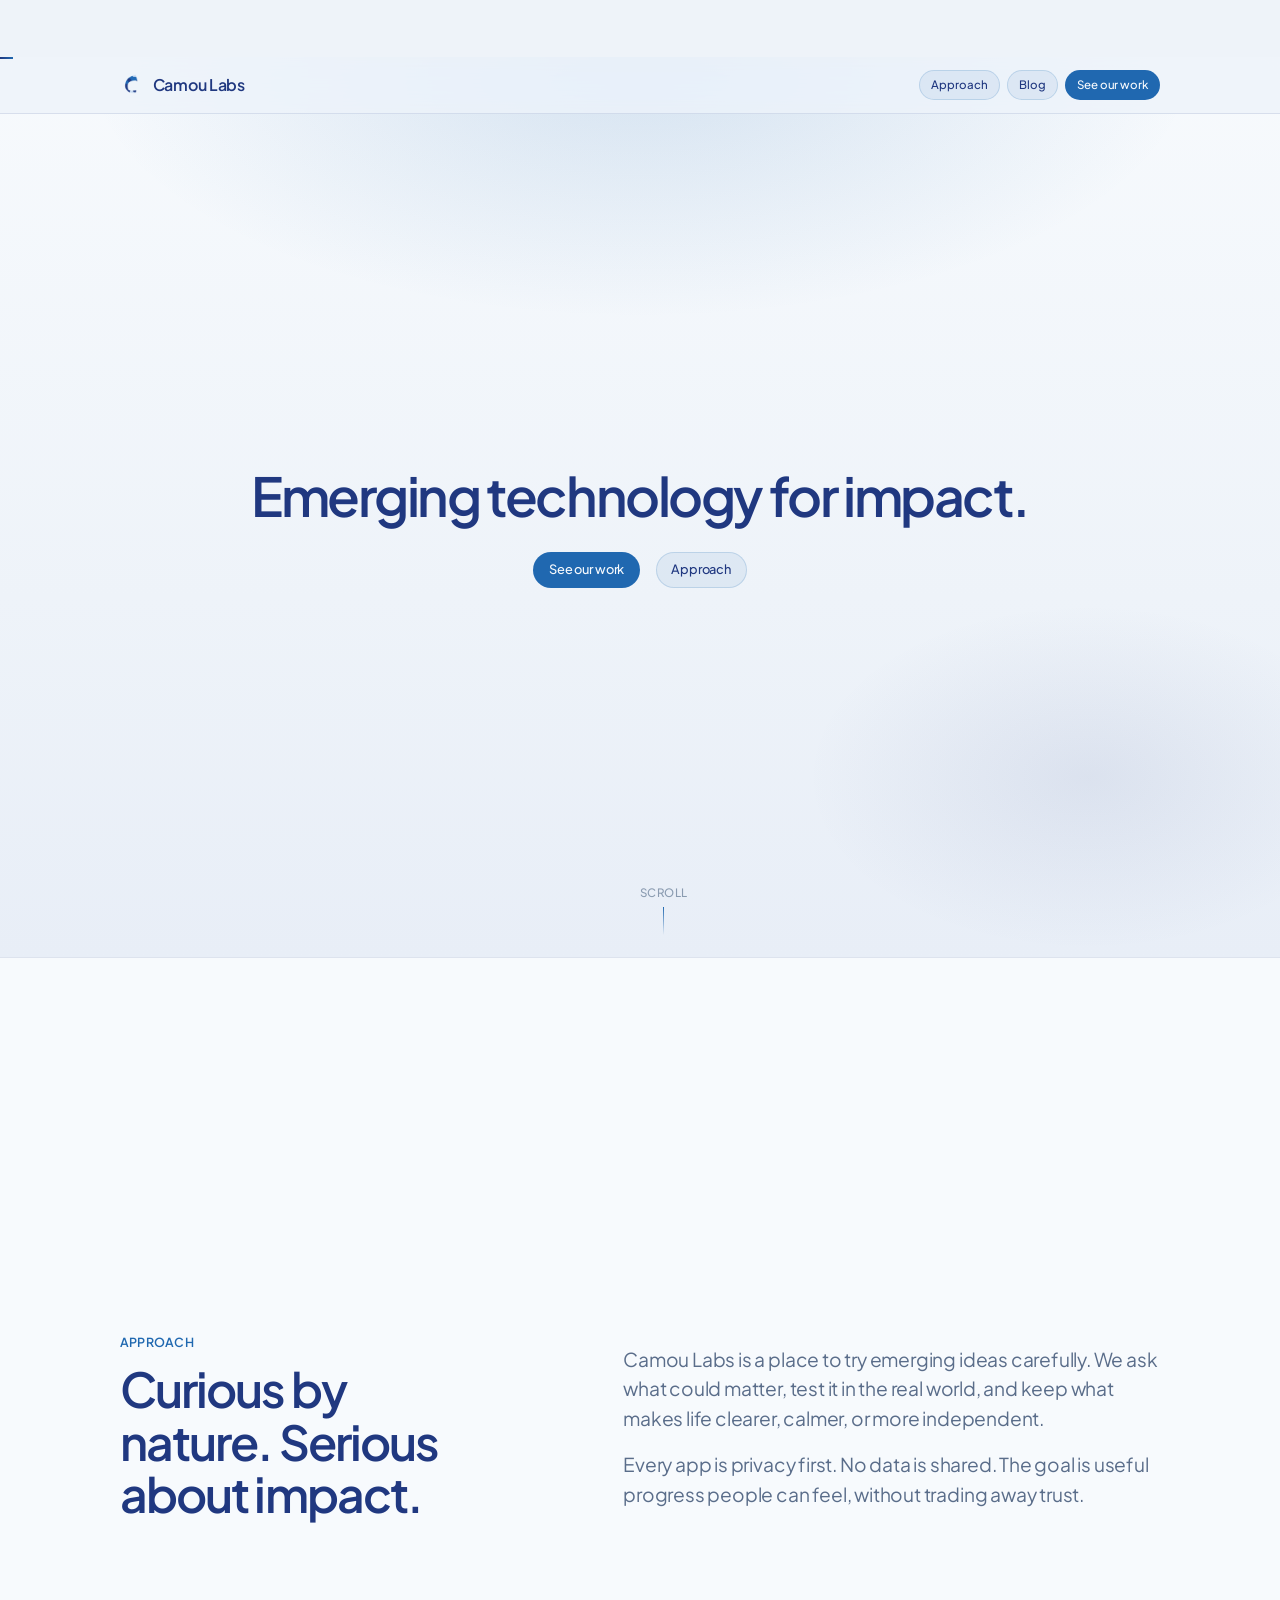
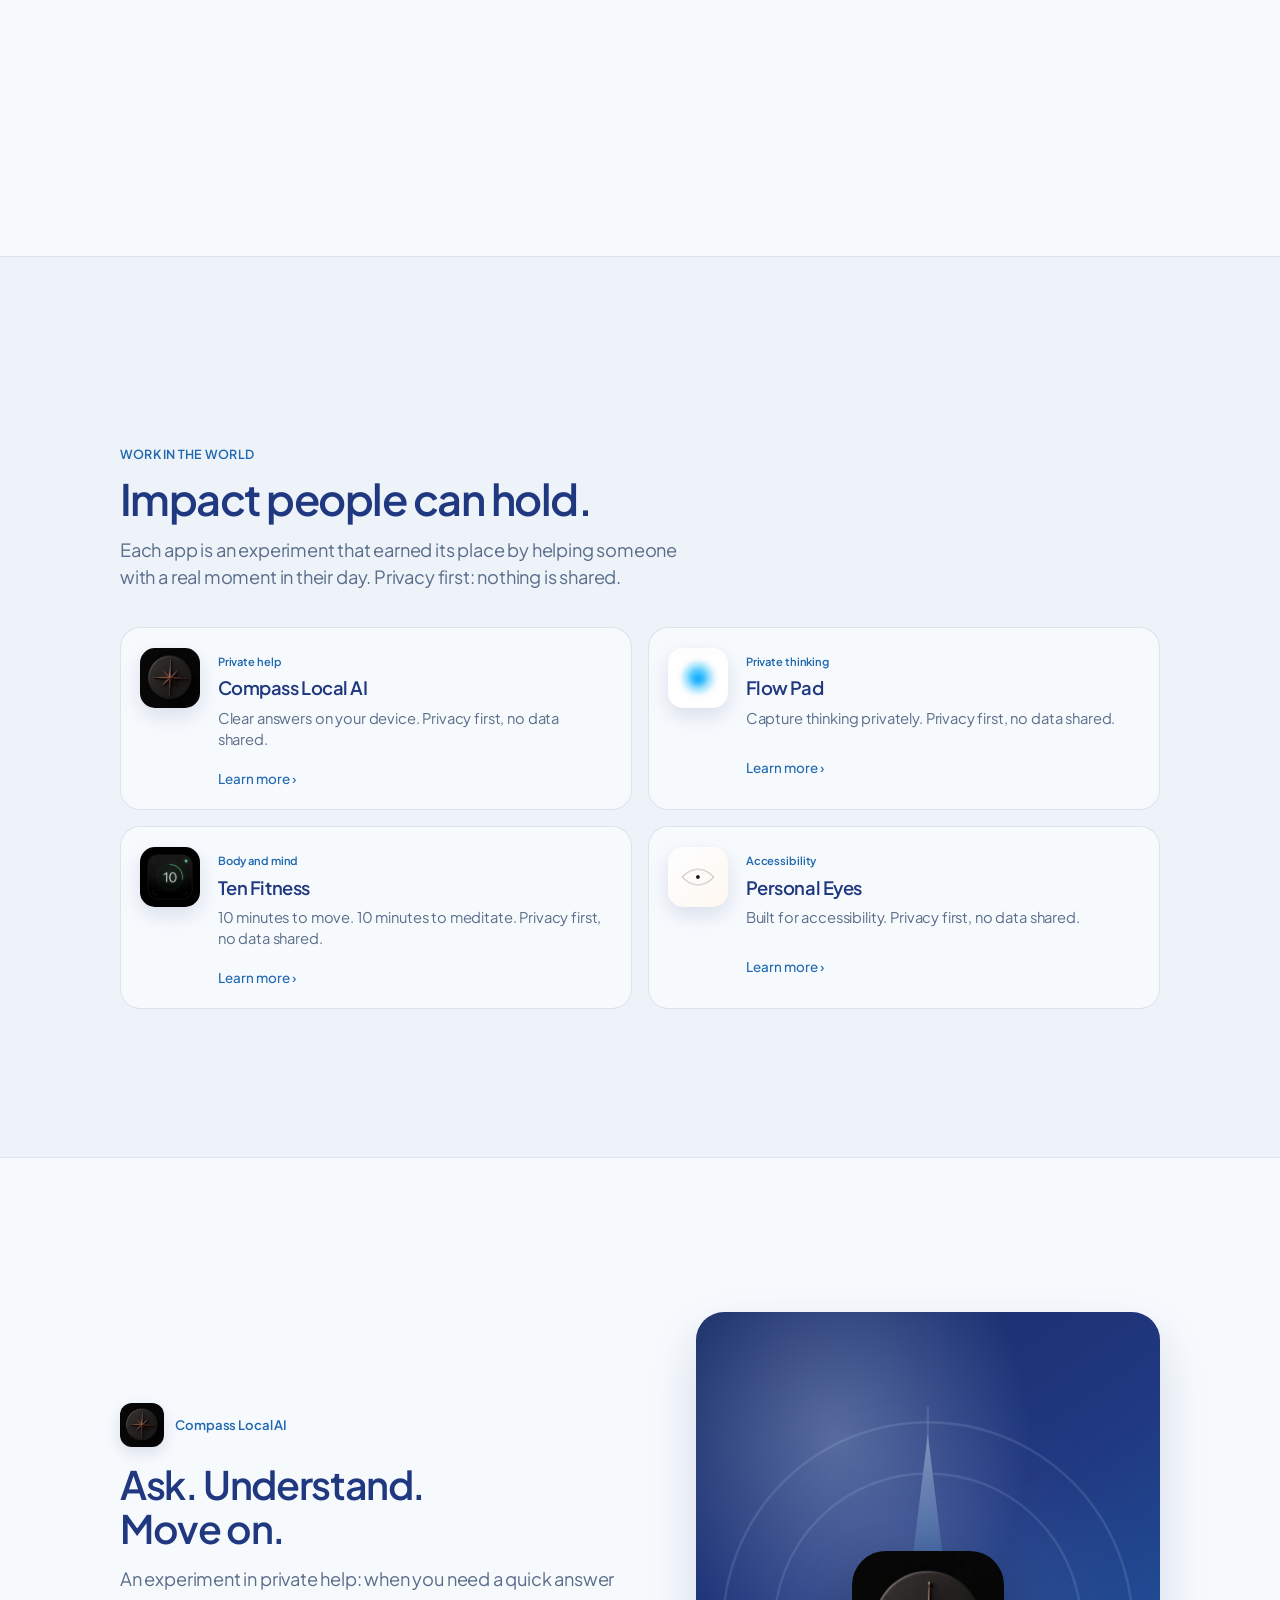
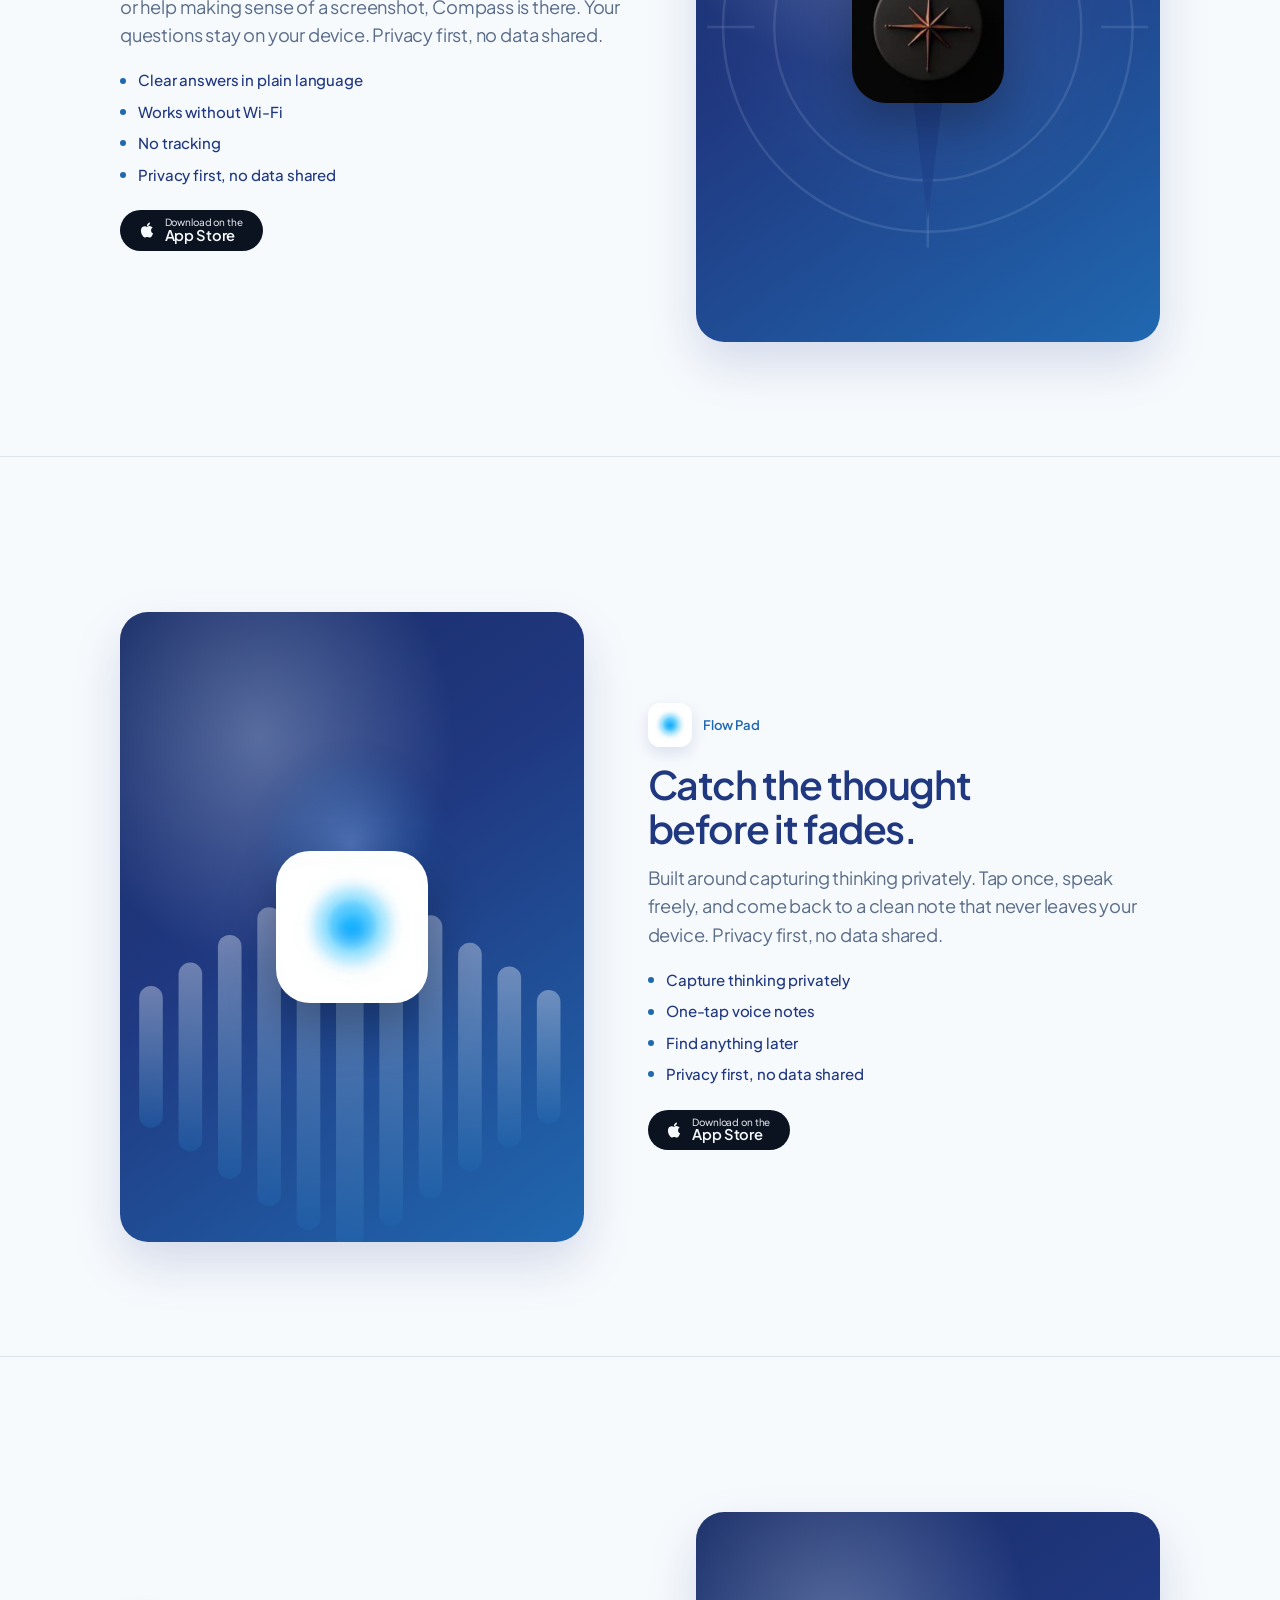
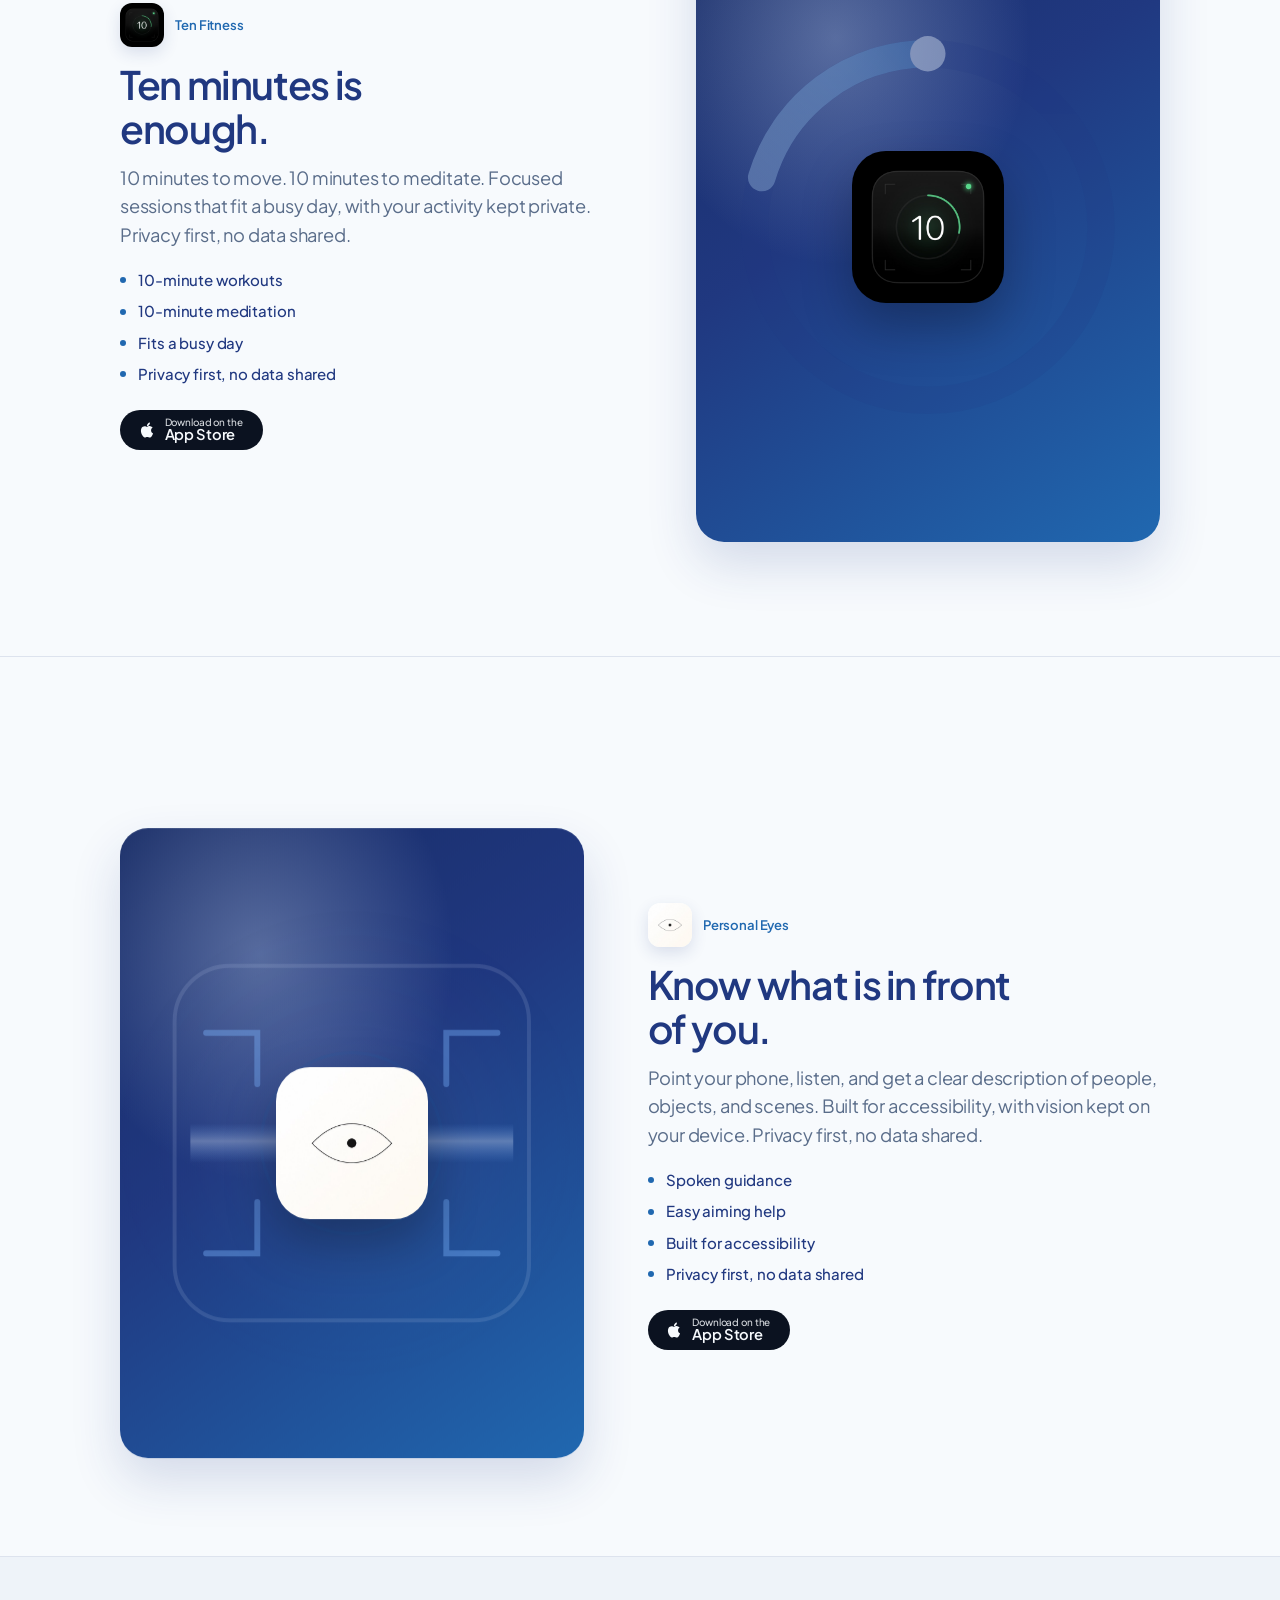
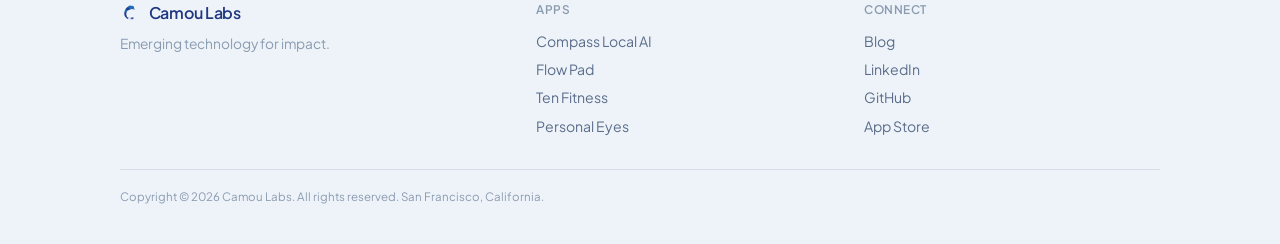
<file: index.html>
<!DOCTYPE html>
<html lang="en">
<head>
<meta charset="UTF-8" />
<meta name="viewport" content="width=device-width, initial-scale=1.0" />
<title>Camou Labs</title>
<meta name="description" content="Camou Labs: Emerging technology for impact. Careful experiments that become apps people can use every day." />
<link rel="icon" href="logo.png" type="image/png" />
<link rel="preconnect" href="https://fonts.googleapis.com">
<link rel="preconnect" href="https://fonts.gstatic.com" crossorigin>
<link href="https://fonts.googleapis.com/css2?family=Plus+Jakarta+Sans:wght@400;500;600;700&display=swap" rel="stylesheet">
<style>
  :root {
    --navy: #203880;
    --navy-deep: #182c66;
    --blue: #2068b0;
    --blue-soft: #2f7bc4;
    --ice: #c8d8f0;
    --ice-soft: #e4edf8;
    --bg: #eef3f9;
    --bg-white: #f7fafd;
    --ink: #203880;
    --muted: #5a6d8a;
    --faint: #8a9bb0;
    --line: rgba(32, 56, 128, 0.12);
    --accent: #2068b0;
    --accent-soft: #2f7bc4;
    --on-accent: #f7fafd;
    --max: 1040px;
  }

  * { margin: 0; padding: 0; box-sizing: border-box; }
  html {
    scroll-behavior: smooth;
    scroll-snap-type: y proximity;
  }
  body {
    background: var(--bg);
    color: var(--ink);
    font-family: "Plus Jakarta Sans", "Helvetica Neue", Helvetica, Arial, sans-serif;
    -webkit-font-smoothing: antialiased;
    text-rendering: optimizeLegibility;
    line-height: 1.5;
    overflow-x: clip;
  }

  .scroll-progress {
    position: fixed;
    top: 0;
    left: 0;
    height: 2px;
    width: 0;
    z-index: 60;
    background: linear-gradient(90deg, var(--navy), var(--blue));
    transform-origin: left center;
    pointer-events: none;
  }
  a { color: inherit; text-decoration: none; }
  img { display: block; max-width: 100%; }
  .wrap {
    width: min(100% - 2.4rem, var(--max));
    margin-inline: auto;
  }
  @media (min-width: 800px) {
    .wrap { width: min(100% - 4.5rem, var(--max)); }
  }

  /* Nav */
  .nav {
    position: sticky;
    top: 0;
    z-index: 40;
    background: rgba(238, 243, 249, 0.8);
    backdrop-filter: saturate(180%) blur(18px);
    -webkit-backdrop-filter: saturate(180%) blur(18px);
    border-bottom: 1px solid transparent;
    transition: border-color .25s ease;
  }
  .nav.scrolled { border-bottom-color: var(--line); }
  .nav-inner {
    min-height: 56px;
    display: flex;
    align-items: center;
    justify-content: space-between;
    gap: 1rem;
  }
  .brand {
    display: inline-flex;
    align-items: center;
    gap: 0.55rem;
    font-size: 1rem;
    font-weight: 600;
    letter-spacing: -0.02em;
  }
  .brand img {
    width: 24px;
    height: 24px;
    border-radius: 6px;
  }
  .nav-actions {
    display: flex;
    align-items: center;
    gap: 0.45rem;
    flex-wrap: wrap;
    justify-content: flex-end;
  }
  .nav-btn {
    display: inline-flex;
    align-items: center;
    justify-content: center;
    min-height: 30px;
    padding: 0.3rem 0.7rem;
    border-radius: 980px;
    font-size: 0.72rem;
    font-weight: 500;
    letter-spacing: -0.01em;
    border: 1px solid transparent;
    transition: background .2s ease, color .2s ease, border-color .2s ease;
  }
  .nav-btn-secondary {
    color: var(--navy);
    background: rgba(32, 104, 176, 0.08);
    border-color: rgba(32, 104, 176, 0.18);
  }
  .nav-btn-secondary:hover {
    background: rgba(32, 104, 176, 0.14);
    border-color: rgba(32, 104, 176, 0.28);
  }
  .nav-btn-primary {
    color: var(--on-accent);
    background: var(--accent);
  }
  .nav-btn-primary:hover { background: var(--accent-soft); }

  /* Full-viewport panels */
  .hero,
  .section,
  .product {
    position: relative;
    min-height: 100svh;
    min-height: 100dvh;
    display: flex;
    flex-direction: column;
    justify-content: center;
    scroll-snap-align: start;
    scroll-snap-stop: normal;
    padding: max(5.5rem, calc(56px + 2.5rem)) 0 3.5rem;
  }

  /* Hero */
  .hero {
    overflow: hidden;
    text-align: center;
  }
  .hero::before {
    content: "";
    position: absolute;
    inset: 0;
    background:
      radial-gradient(ellipse 75% 50% at 50% 0%, rgba(32, 104, 176, 0.16) 0%, transparent 58%),
      radial-gradient(ellipse 40% 35% at 85% 80%, rgba(32, 56, 128, 0.08) 0%, transparent 55%),
      linear-gradient(180deg, #f7fafd 0%, #eef3f9 60%, #e8eef7 100%);
    pointer-events: none;
  }
  .hero-inner { position: relative; z-index: 1; width: 100%; }
  .hero h1 {
    width: fit-content;
    max-width: 100%;
    margin: 0 auto;
    font-size: clamp(1.85rem, 4.6vw, 3.6rem);
    font-weight: 600;
    letter-spacing: -0.045em;
    line-height: 1.08;
    text-wrap: balance;
    animation: rise .9s cubic-bezier(.16,1,.3,1) both;
  }
  @media (min-width: 900px) {
    .hero h1 {
      white-space: nowrap;
      font-size: clamp(2.4rem, 4.2vw, 3.75rem);
    }
  }
  .hero-actions {
    margin-top: 1.75rem;
    display: flex;
    flex-wrap: wrap;
    justify-content: center;
    gap: 0.7rem 1rem;
    animation: rise .9s cubic-bezier(.16,1,.3,1) .1s both;
  }
  .scroll-cue {
    position: absolute;
    left: 50%;
    bottom: 1.4rem;
    z-index: 2;
    display: inline-flex;
    flex-direction: column;
    align-items: center;
    gap: 0.35rem;
    transform: translateX(-50%);
    color: var(--faint);
    font-size: 0.72rem;
    font-weight: 500;
    letter-spacing: 0.04em;
    text-transform: uppercase;
    animation: rise .9s cubic-bezier(.16,1,.3,1) .35s both, cue-bob 2.2s ease-in-out 1.2s infinite;
  }
  .scroll-cue span {
    width: 1px;
    height: 28px;
    background: linear-gradient(180deg, var(--blue), transparent);
  }

  .btn {
    display: inline-flex;
    align-items: center;
    justify-content: center;
    gap: 0.3rem;
    min-height: 36px;
    padding: 0.4rem 0.9rem;
    border-radius: 980px;
    font-size: 0.8rem;
    font-weight: 500;
    letter-spacing: -0.01em;
    border: 1px solid transparent;
    transition: transform .2s ease, background .2s ease, color .2s ease, border-color .2s ease;
  }
  .btn-primary {
    background: var(--accent);
    color: var(--on-accent);
  }
  .btn-primary:hover {
    background: var(--accent-soft);
    transform: scale(1.02);
  }
  .btn-secondary {
    background: rgba(32, 104, 176, 0.08);
    color: var(--navy);
    border-color: rgba(32, 104, 176, 0.18);
  }
  .btn-secondary:hover {
    background: rgba(32, 104, 176, 0.14);
    border-color: rgba(32, 104, 176, 0.28);
    transform: scale(1.02);
  }

  /* Shared section */
  .section > .wrap,
  .product > .wrap {
    width: min(100% - 2.4rem, var(--max));
    margin-inline: auto;
  }
  @media (min-width: 800px) {
    .section > .wrap,
    .product > .wrap { width: min(100% - 4.5rem, var(--max)); }
  }
  .section-head {
    max-width: 36rem;
    margin-bottom: clamp(1.75rem, 4vh, 2.5rem);
  }
  .section-head.center {
    text-align: center;
    margin-inline: auto;
  }
  .eyebrow {
    font-size: 0.78rem;
    font-weight: 600;
    color: var(--accent);
    letter-spacing: 0.02em;
    text-transform: uppercase;
    margin-bottom: 0.7rem;
  }
  .section-head h2 {
    font-size: clamp(1.85rem, 3.6vw, 2.7rem);
    font-weight: 600;
    letter-spacing: -0.035em;
    line-height: 1.12;
  }
  .lede {
    margin-top: 0.8rem;
    font-size: clamp(1.02rem, 1.5vw, 1.14rem);
    color: var(--muted);
    letter-spacing: -0.01em;
    line-height: 1.5;
  }

  /* Mission */
  #mission {
    background: var(--bg-white);
    border-block: 1px solid var(--line);
  }
  .mission-grid {
    display: grid;
    gap: 1.75rem;
  }
  @media (min-width: 800px) {
    .mission-grid {
      grid-template-columns: 0.9fr 1.1fr;
      gap: 4rem;
      align-items: center;
    }
  }
  .mission-grid h2 {
    font-size: clamp(2rem, 4vw, 3rem);
    font-weight: 600;
    letter-spacing: -0.04em;
    line-height: 1.1;
    max-width: 10ch;
  }
  .mission-copy p {
    font-size: clamp(1.05rem, 1.55vw, 1.2rem);
    color: var(--muted);
    letter-spacing: -0.01em;
    line-height: 1.55;
  }
  .mission-copy p + p { margin-top: 1rem; }

  /* Apps overview */
  .app-grid {
    display: grid;
    gap: 0.9rem;
  }
  @media (min-width: 700px) {
    .app-grid {
      grid-template-columns: repeat(2, minmax(0, 1fr));
      gap: 1rem;
    }
  }
  a.app-card {
    display: grid;
    grid-template-columns: auto 1fr;
    gap: 1rem 1.1rem;
    align-items: start;
    padding: 1.25rem 1.2rem;
    border: 1px solid var(--line);
    border-radius: 20px;
    background: var(--bg-white);
    transition: border-color .2s ease, box-shadow .2s ease, transform .2s ease;
  }
  a.app-card:hover {
    border-color: rgba(32, 104, 176, 0.28);
    box-shadow: 0 14px 34px rgba(32, 56, 128, 0.08);
    transform: translateY(-2px);
  }
  .app-icon {
    width: 60px;
    height: 60px;
    border-radius: 15px;
    object-fit: cover;
    box-shadow: 0 8px 20px rgba(32, 56, 128, 0.14);
    background: #fff;
  }
  .app-card-body { min-width: 0; }
  .app-card .tag {
    display: inline-block;
    font-size: 0.7rem;
    font-weight: 600;
    color: var(--blue);
    margin-bottom: 0.35rem;
    letter-spacing: -0.01em;
  }
  .app-card h3 {
    font-size: 1.15rem;
    font-weight: 600;
    letter-spacing: -0.025em;
    margin-bottom: 0.35rem;
  }
  .app-card p {
    color: var(--muted);
    font-size: 0.92rem;
    line-height: 1.45;
    letter-spacing: -0.01em;
  }
  .app-card .app-link {
    grid-column: 2;
    font-size: 0.84rem;
    font-weight: 500;
    color: var(--accent);
    margin-top: 0.15rem;
  }
  a.app-card:hover .app-link { color: var(--navy); }

  /* Product details */
  .products { background: var(--bg-white); }
  .product {
    border-block: 1px solid var(--line);
    background: var(--bg-white);
  }
  .product + .product { border-top: 0; }
  .product-inner {
    display: grid;
    gap: 1.75rem;
    width: 100%;
    align-items: center;
  }
  @media (min-width: 900px) {
    .product-inner {
      grid-template-columns: 1.05fr 0.95fr;
      gap: clamp(2.5rem, 5vw, 4.5rem);
      min-height: min(70vh, 640px);
    }
    .product.reverse .product-inner {
      grid-template-columns: 0.95fr 1.05fr;
    }
    .product.reverse .product-copy { order: 2; }
    .product.reverse .product-visual { order: 1; }
  }
  .product-kicker {
    display: inline-flex;
    align-items: center;
    gap: 0.7rem;
    margin-bottom: 1rem;
  }
  .product-kicker img {
    width: 44px;
    height: 44px;
    border-radius: 12px;
    box-shadow: 0 6px 16px rgba(32, 56, 128, 0.14);
  }
  .product-kicker span {
    font-size: 0.82rem;
    font-weight: 600;
    color: var(--accent);
    letter-spacing: -0.01em;
  }
  .product-copy h3 {
    font-size: clamp(1.7rem, 3.2vw, 2.45rem);
    font-weight: 600;
    letter-spacing: -0.035em;
    line-height: 1.12;
    max-width: 14ch;
  }
  .product-copy > p {
    margin-top: 0.85rem;
    max-width: 34rem;
    color: var(--muted);
    font-size: clamp(1.02rem, 1.45vw, 1.14rem);
    line-height: 1.55;
    letter-spacing: -0.01em;
  }
  .benefits {
    list-style: none;
    margin-top: 1.25rem;
    display: grid;
    gap: 0.55rem;
  }
  .benefits li {
    position: relative;
    padding-left: 1.15rem;
    color: var(--ink);
    font-size: 0.94rem;
    font-weight: 500;
    letter-spacing: -0.01em;
  }
  .benefits li::before {
    content: "";
    position: absolute;
    left: 0;
    top: 0.55em;
    width: 6px;
    height: 6px;
    border-radius: 50%;
    background: var(--blue);
  }
  .product-actions { margin-top: 1.5rem; }

  .btn-appstore {
    background: #0b1220;
    color: #f7fafd;
    gap: 0.55rem;
    padding-inline: 1.05rem 1.2rem;
  }
  .btn-appstore:hover {
    background: #182033;
    transform: scale(1.02);
  }
  .btn-appstore svg {
    width: 18px;
    height: 18px;
    flex-shrink: 0;
  }
  .btn-appstore .btn-appstore-text {
    display: flex;
    flex-direction: column;
    align-items: flex-start;
    line-height: 1.05;
    text-align: left;
  }
  .btn-appstore .btn-appstore-text small {
    font-size: 0.62rem;
    font-weight: 500;
    opacity: 0.85;
  }
  .btn-appstore .btn-appstore-text strong {
    font-size: 0.92rem;
    font-weight: 600;
    letter-spacing: -0.02em;
  }

  .product-visual {
    position: relative;
    min-height: clamp(280px, 42vh, 460px);
    height: 100%;
    border-radius: 28px;
    background:
      radial-gradient(ellipse 70% 60% at 30% 20%, rgba(200, 216, 240, 0.35) 0%, transparent 60%),
      linear-gradient(145deg, #182c66 0%, #203880 42%, #2068b0 100%);
    overflow: hidden;
    box-shadow: 0 22px 50px rgba(32, 56, 128, 0.16);
    display: grid;
    place-items: center;
    will-change: transform;
  }
  .product-visual .viz {
    position: absolute;
    inset: 0;
    width: 100%;
    height: 100%;
    opacity: 0.4;
    pointer-events: none;
  }
  .product-visual .panel-logo {
    position: relative;
    z-index: 2;
    width: clamp(120px, 26vw, 152px);
    height: clamp(120px, 26vw, 152px);
    border-radius: 34px;
    object-fit: cover;
    box-shadow: 0 22px 50px rgba(0, 0, 0, 0.28);
    background: #fff;
  }

  /* SVG motion */
  .viz .spin-slow { transform-origin: 160px 160px; animation: spin 18s linear infinite; }
  .viz .spin-med { transform-origin: 160px 160px; animation: spin 10s linear infinite; }
  .viz .needle { transform-origin: 160px 160px; animation: needle 4.5s ease-in-out infinite; }
  .viz .pulse { transform-origin: center; animation: pulse 2.4s ease-in-out infinite; }
  .viz .wave {
    transform-box: fill-box;
    transform-origin: center bottom;
    animation: wave 1.2s ease-in-out infinite;
  }
  .viz .wave:nth-child(2) { animation-delay: .1s; }
  .viz .wave:nth-child(3) { animation-delay: .2s; }
  .viz .wave:nth-child(4) { animation-delay: .05s; }
  .viz .wave:nth-child(5) { animation-delay: .25s; }
  .viz .wave:nth-child(6) { animation-delay: .15s; }
  .viz .wave:nth-child(7) { animation-delay: .3s; }
  .viz .wave:nth-child(8) { animation-delay: .08s; }
  .viz .wave:nth-child(9) { animation-delay: .22s; }
  .viz .wave:nth-child(10) { animation-delay: .12s; }
  .viz .wave:nth-child(11) { animation-delay: .28s; }
  .viz .ring-draw {
    stroke-dasharray: 440;
    stroke-dashoffset: 440;
    animation: ring-draw 3.2s ease-in-out infinite;
  }
  .viz .ring-draw-slow {
    stroke-dasharray: 380;
    stroke-dashoffset: 380;
    animation: ring-draw 4.6s ease-in-out infinite;
  }
  .viz .scan { animation: scan 2.8s ease-in-out infinite; }
  .viz .blink { transform-origin: 160px 160px; animation: blink 5s ease-in-out infinite; }
  .viz .float-a { animation: float-y 3.5s ease-in-out infinite; }
  .viz .float-b { animation: float-y 4.2s ease-in-out infinite reverse; }
  .viz .track-spin {
    transform-origin: 160px 160px;
    animation: spin 3.8s linear infinite;
  }
  .viz .sound-ring {
    transform-origin: 160px 160px;
    animation: sound-ring 2.6s ease-out infinite;
  }
  .viz .sound-ring + .sound-ring { animation-delay: .85s; }
  .viz .sound-ring + .sound-ring + .sound-ring { animation-delay: 1.7s; }
  .viz .aim-glow { animation: aim-glow 2.4s ease-in-out infinite; }
  .viz .guide-dot { animation: guide-dot 2.8s ease-in-out infinite; }

  /* Footer */
  .footer {
    padding: 2.75rem 0 2.4rem;
    background: var(--bg);
  }
  .footer-grid {
    display: grid;
    gap: 1.75rem;
  }
  @media (min-width: 760px) {
    .footer-grid {
      grid-template-columns: 1.3fr 1fr 1fr;
      gap: 2rem;
      align-items: start;
    }
  }
  .footer .brand { margin-bottom: 0.55rem; }
  .footer .brand img { width: 20px; height: 20px; }
  .footer-blurb {
    color: var(--faint);
    font-size: 0.86rem;
    max-width: 26ch;
    line-height: 1.45;
  }
  .footer-col h4 {
    font-size: 0.74rem;
    font-weight: 600;
    letter-spacing: 0.04em;
    text-transform: uppercase;
    color: var(--faint);
    margin-bottom: 0.75rem;
  }
  .footer-col a {
    display: block;
    color: var(--muted);
    font-size: 0.88rem;
    margin-top: 0.45rem;
    transition: color .2s ease;
  }
  .footer-col a:hover { color: var(--ink); }
  .copyright {
    margin-top: 2rem;
    padding-top: 1.15rem;
    border-top: 1px solid var(--line);
    color: var(--faint);
    font-size: 0.72rem;
  }

  .reveal {
    opacity: 0;
    transform: translateY(28px);
    filter: blur(4px);
    transition:
      opacity .9s cubic-bezier(.16,1,.3,1),
      transform .9s cubic-bezier(.16,1,.3,1),
      filter .9s cubic-bezier(.16,1,.3,1);
    transition-delay: var(--d, 0ms);
  }
  .reveal.from-left { transform: translateX(-36px) translateY(10px); }
  .reveal.from-right { transform: translateX(36px) translateY(10px); }
  .reveal.from-scale {
    transform: translateY(18px) scale(0.94);
  }
  .reveal.in {
    opacity: 1;
    transform: none;
    filter: blur(0);
  }
  .benefits li {
    opacity: 0;
    transform: translateY(10px);
    transition: opacity .55s cubic-bezier(.16,1,.3,1), transform .55s cubic-bezier(.16,1,.3,1);
  }
  .product-copy.reveal.in .benefits li {
    opacity: 1;
    transform: none;
  }
  .product-copy.reveal.in .benefits li:nth-child(1) { transition-delay: .12s; }
  .product-copy.reveal.in .benefits li:nth-child(2) { transition-delay: .2s; }
  .product-copy.reveal.in .benefits li:nth-child(3) { transition-delay: .28s; }
  .product-copy.reveal.in .benefits li:nth-child(4) { transition-delay: .36s; }

  .app-card.reveal:nth-child(1) { --d: 0ms; }
  .app-card.reveal:nth-child(2) { --d: 80ms; }
  .app-card.reveal:nth-child(3) { --d: 160ms; }
  .app-card.reveal:nth-child(4) { --d: 240ms; }

  .panel-active .section-head,
  .panel-active .mission-grid > div:first-child {
    transition: transform .8s cubic-bezier(.16,1,.3,1);
  }

  @keyframes rise {
    from { opacity: 0; transform: translateY(16px); }
    to { opacity: 1; transform: none; }
  }
  @keyframes cue-bob {
    0%, 100% { transform: translateX(-50%) translateY(0); }
    50% { transform: translateX(-50%) translateY(6px); }
  }
  @keyframes spin { to { transform: rotate(360deg); } }
  @keyframes needle {
    0%, 100% { transform: rotate(-28deg); }
    50% { transform: rotate(34deg); }
  }
  @keyframes pulse {
    0%, 100% { opacity: .55; transform: scale(0.92); }
    50% { opacity: 1; transform: scale(1.05); }
  }
  @keyframes wave {
    0%, 100% { transform: scaleY(0.35); opacity: .65; }
    50% { transform: scaleY(1); opacity: 1; }
  }
  @keyframes ring-draw {
    0% { stroke-dashoffset: 440; }
    55% { stroke-dashoffset: 110; }
    100% { stroke-dashoffset: 440; }
  }
  @keyframes scan {
    0%, 100% { transform: translateY(-36px); opacity: .15; }
    50% { transform: translateY(36px); opacity: .85; }
  }
  @keyframes blink {
    0%, 42%, 48%, 100% { transform: scaleY(1); }
    45% { transform: scaleY(0.08); }
  }
  @keyframes float-y {
    0%, 100% { transform: translateY(0); }
    50% { transform: translateY(-8px); }
  }
  @keyframes sound-ring {
    0% { transform: scale(0.55); opacity: 0.55; }
    70% { opacity: 0.18; }
    100% { transform: scale(1.25); opacity: 0; }
  }
  @keyframes aim-glow {
    0%, 100% { opacity: 0.35; }
    50% { opacity: 0.85; }
  }
  @keyframes guide-dot {
    0%, 100% { transform: translate(0, 0); opacity: 0.45; }
    50% { transform: translate(6px, -4px); opacity: 0.95; }
  }

  a:focus-visible, .btn:focus-visible {
    outline: 2px solid var(--accent);
    outline-offset: 3px;
  }

  @media (prefers-reduced-motion: reduce) {
    html { scroll-behavior: auto; scroll-snap-type: none; }
    .reveal,
    .benefits li { opacity: 1; transform: none; filter: none; transition: none; }
    .hero h1, .hero-actions, .scroll-cue { animation: none; }
    a.app-card:hover, .btn-primary:hover, .btn-secondary:hover, .btn-appstore:hover { transform: none; }
    .viz .spin-slow,
    .viz .spin-med,
    .viz .needle,
    .viz .pulse,
    .viz .wave,
    .viz .ring-draw,
    .viz .ring-draw-slow,
    .viz .scan,
    .viz .blink,
    .viz .float-a,
    .viz .float-b,
    .viz .track-spin,
    .viz .sound-ring,
    .viz .aim-glow,
    .viz .guide-dot { animation: none; }
  }

  /* Phones and small tablets: content-sized panels that fit the screen */
  @media (max-width: 820px) {
    html { scroll-snap-type: none; }

    .wrap,
    .section > .wrap,
    .product > .wrap {
      width: min(100% - 1.5rem, var(--max));
    }

    .nav-inner {
      min-height: 52px;
      gap: 0.65rem;
    }
    .brand { font-size: 0.95rem; }
    .brand img { width: 22px; height: 22px; }
    .nav-btn {
      min-height: 28px;
      font-size: 0.7rem;
      padding: 0.28rem 0.65rem;
      white-space: nowrap;
    }

    .hero,
    .section,
    .product {
      min-height: auto;
      justify-content: flex-start;
      scroll-snap-align: none;
      padding: 4.25rem 0 2.75rem;
    }

    .hero {
      min-height: 100svh;
      min-height: 100dvh;
      justify-content: center;
      padding-top: 4.5rem;
      padding-bottom: 3.25rem;
    }
    .hero h1 {
      width: auto;
      max-width: 14ch;
      font-size: clamp(1.85rem, 8.2vw, 2.55rem);
      line-height: 1.1;
      white-space: normal;
      text-wrap: balance;
      padding-inline: 0.15rem;
    }
    .hero-actions {
      margin-top: 1.35rem;
      gap: 0.55rem 0.85rem;
    }
    .hero-actions .btn {
      min-height: 34px;
      padding: 0.38rem 0.85rem;
      font-size: 0.78rem;
    }
    .scroll-cue { display: none; }

    .section-head { margin-bottom: 1.35rem; }
    .section-head h2 {
      font-size: clamp(1.65rem, 6.5vw, 2.15rem);
    }
    .lede {
      font-size: 0.98rem;
      line-height: 1.5;
    }

    .mission-grid { gap: 1.15rem; }
    .mission-grid h2 {
      max-width: 12ch;
      font-size: clamp(1.75rem, 7vw, 2.35rem);
    }
    .mission-copy p {
      font-size: 1rem;
      line-height: 1.55;
    }

    .app-grid { gap: 0.7rem; }
    a.app-card {
      grid-template-columns: 48px 1fr;
      gap: 0.75rem 0.85rem;
      padding: 1rem 0.95rem;
      border-radius: 16px;
    }
    .app-icon {
      width: 48px;
      height: 48px;
      border-radius: 12px;
      box-shadow: 0 6px 14px rgba(32, 56, 128, 0.12);
    }
    .app-card h3 { font-size: 1.02rem; }
    .app-card p { font-size: 0.86rem; line-height: 1.4; }
    .app-card .app-link { font-size: 0.8rem; }

    .product { padding-block: 3.25rem; }
    .product-inner { gap: 1.25rem; }
    .product-copy h3 {
      max-width: none;
      font-size: clamp(1.55rem, 6.4vw, 2rem);
    }
    .product-copy > p {
      margin-top: 0.7rem;
      font-size: 0.98rem;
      line-height: 1.5;
    }
    .benefits {
      margin-top: 1rem;
      gap: 0.45rem;
    }
    .benefits li { font-size: 0.9rem; }
    .product-actions { margin-top: 1.15rem; }

    .product-visual {
      min-height: 200px;
      aspect-ratio: 16 / 11;
      height: auto;
      border-radius: 22px;
      box-shadow: 0 14px 32px rgba(32, 56, 128, 0.14);
    }
    .product-visual .panel-logo {
      width: clamp(88px, 28vw, 120px);
      height: clamp(88px, 28vw, 120px);
      border-radius: 26px;
    }

    .reveal {
      transform: translateY(18px);
      filter: none;
    }
    .reveal.from-left,
    .reveal.from-right {
      transform: translateY(18px);
    }
  }

  @media (max-width: 420px) {
    .hero-actions {
      flex-direction: column;
      align-items: stretch;
    }
    .hero-actions .btn { width: 100%; }
    a.app-card {
      grid-template-columns: 44px 1fr;
      padding: 0.9rem 0.85rem;
    }
    .app-icon {
      width: 44px;
      height: 44px;
    }
  }

  @media (max-height: 720px) and (min-width: 821px) {
    .hero, .section, .product {
      min-height: auto;
      padding-block: 4.5rem 3rem;
    }
    .scroll-cue { display: none; }
  }
</style>
</head>
<body>
  <div class="scroll-progress" id="scrollProgress" aria-hidden="true"></div>
  <nav class="nav" id="nav">
    <div class="wrap nav-inner">
      <a class="brand" href="#top" aria-label="Camou Labs home">
        <img src="logo.png" alt="" width="24" height="24" />
        <span>Camou Labs</span>
      </a>
      <div class="nav-actions">
        <a class="nav-btn nav-btn-secondary" href="#mission">Approach</a>
        <a class="nav-btn nav-btn-secondary" href="blog/">Blog</a>
        <a class="nav-btn nav-btn-primary" href="#apps">See our work</a>
      </div>
    </div>
  </nav>

  <header class="hero" id="top">
    <div class="wrap hero-inner">
      <h1>Emerging technology for impact.</h1>
      <div class="hero-actions">
        <a class="btn btn-primary" href="#apps">See our work</a>
        <a class="btn btn-secondary" href="#mission">Approach</a>
      </div>
    </div>
    <a class="scroll-cue" href="#mission" aria-label="Scroll to approach">
      Scroll
      <span aria-hidden="true"></span>
    </a>
  </header>

  <section class="section" id="mission">
    <div class="wrap mission-grid">
      <div class="reveal from-left">
        <p class="eyebrow">Approach</p>
        <h2>Curious by nature. Serious about impact.</h2>
      </div>
      <div class="mission-copy reveal from-right">
        <p>Camou Labs is a place to try emerging ideas carefully. We ask what could matter, test it in the real world, and keep what makes life clearer, calmer, or more independent.</p>
        <p>Every app is privacy first. No data is shared. The goal is useful progress people can feel, without trading away trust.</p>
      </div>
    </div>
  </section>

  <section class="section" id="apps">
    <div class="wrap">
      <div class="section-head reveal">
        <p class="eyebrow">Work in the world</p>
        <h2>Impact people can hold.</h2>
        <p class="lede">Each app is an experiment that earned its place by helping someone with a real moment in their day. Privacy first: nothing is shared.</p>
      </div>
      <div class="app-grid">
        <a class="app-card reveal from-scale" href="#compass">
          <img class="app-icon" src="apps/compass.png" alt="" width="60" height="60" />
          <div class="app-card-body">
            <p class="tag">Private help</p>
            <h3>Compass Local AI</h3>
            <p>Clear answers on your device. Privacy first, no data shared.</p>
          </div>
          <span class="app-link">Learn more ›</span>
        </a>
        <a class="app-card reveal from-scale" href="#flowpad">
          <img class="app-icon" src="apps/flowpad.png" alt="" width="60" height="60" />
          <div class="app-card-body">
            <p class="tag">Private thinking</p>
            <h3>Flow Pad</h3>
            <p>Capture thinking privately. Privacy first, no data shared.</p>
          </div>
          <span class="app-link">Learn more ›</span>
        </a>
        <a class="app-card reveal from-scale" href="#ten">
          <img class="app-icon" src="apps/ten.png" alt="" width="60" height="60" />
          <div class="app-card-body">
            <p class="tag">Body and mind</p>
            <h3>Ten Fitness</h3>
            <p>10 minutes to move. 10 minutes to meditate. Privacy first, no data shared.</p>
          </div>
          <span class="app-link">Learn more ›</span>
        </a>
        <a class="app-card reveal from-scale" href="#personaleyes">
          <img class="app-icon" src="apps/personaleyes.png" alt="" width="60" height="60" />
          <div class="app-card-body">
            <p class="tag">Accessibility</p>
            <h3>Personal Eyes</h3>
            <p>Built for accessibility. Privacy first, no data shared.</p>
          </div>
          <span class="app-link">Learn more ›</span>
        </a>
      </div>
    </div>
  </section>

  <div class="products">
    <section class="product" id="compass">
      <div class="wrap product-inner">
        <div class="product-copy reveal from-left">
          <div class="product-kicker">
            <img src="apps/compass.png" alt="" width="44" height="44" />
            <span>Compass Local AI</span>
          </div>
          <h3>Ask. Understand. Move on.</h3>
          <p>An experiment in private help: when you need a quick answer or help making sense of a screenshot, Compass is there. Your questions stay on your device. Privacy first, no data shared.</p>
          <ul class="benefits">
            <li>Clear answers in plain language</li>
            <li>Works without Wi-Fi</li>
            <li>No tracking</li>
            <li>Privacy first, no data shared</li>
          </ul>
          <div class="product-actions">
            <a class="btn btn-appstore" href="https://apps.apple.com/us/app/compass-local-ai/id6760742955" target="_blank" rel="noopener noreferrer" aria-label="Download Compass Local AI on the App Store">
              <svg viewBox="0 0 24 24" aria-hidden="true"><path fill="currentColor" d="M18.71 19.5C17.88 20.74 17 21.95 15.66 21.97C14.32 22 13.89 21.18 12.37 21.18C10.84 21.18 10.37 21.95 9.1 22C7.79 22.05 6.8 20.68 5.96 19.47C4.25 16.97 2.93 12.45 4.7 9.39C5.57 7.87 7.13 6.91 8.82 6.88C10.1 6.86 11.32 7.75 12.11 7.75C12.89 7.75 14.37 6.68 15.92 6.84C16.57 6.87 18.39 7.1 19.56 8.82C19.47 8.88 17.39 10.1 17.41 12.63C17.44 15.65 20.06 16.66 20.09 16.67C20.06 16.74 19.67 18.11 18.71 19.5ZM13 3.5C13.73 2.67 14.94 2.04 15.94 2C16.07 3.17 15.6 4.35 14.9 5.19C14.21 6.04 13.07 6.7 11.95 6.61C11.8 5.46 12.36 4.26 13 3.5Z"/></svg>
              <span class="btn-appstore-text"><small>Download on the</small><strong>App Store</strong></span>
            </a>
          </div>
        </div>
        <div class="product-visual reveal from-right" aria-hidden="true">
          <img class="panel-logo" src="apps/compass.png" alt="" width="152" height="152" />
          <svg class="viz" viewBox="0 0 320 320" xmlns="http://www.w3.org/2000/svg" preserveAspectRatio="xMidYMid slice">
            <defs>
              <radialGradient id="cg" cx="50%" cy="45%" r="60%">
                <stop offset="0%" stop-color="#c8d8f0" stop-opacity=".35"/>
                <stop offset="100%" stop-color="#203880" stop-opacity="0"/>
              </radialGradient>
              <linearGradient id="cn" x1="0" y1="0" x2="0" y2="1">
                <stop offset="0%" stop-color="#e4edf8"/>
                <stop offset="100%" stop-color="#2068b0"/>
              </linearGradient>
            </defs>
            <circle cx="160" cy="160" r="118" fill="url(#cg)"/>
            <g class="spin-slow" fill="none" stroke="#c8d8f0" stroke-opacity=".35" stroke-width="1.25">
              <circle cx="160" cy="160" r="104"/>
              <circle cx="160" cy="160" r="78"/>
              <path d="M160 48 V72 M160 248 V272 M48 160 H72 M248 160 H272"/>
            </g>
            <g class="needle">
              <polygon points="160,62 172,160 160,148 148,160" fill="url(#cn)"/>
              <polygon points="160,258 148,160 160,172 172,160" fill="#203880" fill-opacity=".85"/>
            </g>
            <circle class="pulse" cx="160" cy="160" r="10" fill="#c8d8f0"/>
          </svg>
        </div>
      </div>
    </section>

    <section class="product reverse" id="flowpad">
      <div class="wrap product-inner">
        <div class="product-copy reveal from-right">
          <div class="product-kicker">
            <img src="apps/flowpad.png" alt="" width="44" height="44" />
            <span>Flow Pad</span>
          </div>
          <h3>Catch the thought before it fades.</h3>
          <p>Built around capturing thinking privately. Tap once, speak freely, and come back to a clean note that never leaves your device. Privacy first, no data shared.</p>
          <ul class="benefits">
            <li>Capture thinking privately</li>
            <li>One-tap voice notes</li>
            <li>Find anything later</li>
            <li>Privacy first, no data shared</li>
          </ul>
          <div class="product-actions">
            <a class="btn btn-appstore" href="https://apps.apple.com/us/app/flow-pad/id6760590858" target="_blank" rel="noopener noreferrer" aria-label="Download Flow Pad on the App Store">
              <svg viewBox="0 0 24 24" aria-hidden="true"><path fill="currentColor" d="M18.71 19.5C17.88 20.74 17 21.95 15.66 21.97C14.32 22 13.89 21.18 12.37 21.18C10.84 21.18 10.37 21.95 9.1 22C7.79 22.05 6.8 20.68 5.96 19.47C4.25 16.97 2.93 12.45 4.7 9.39C5.57 7.87 7.13 6.91 8.82 6.88C10.1 6.86 11.32 7.75 12.11 7.75C12.89 7.75 14.37 6.68 15.92 6.84C16.57 6.87 18.39 7.1 19.56 8.82C19.47 8.88 17.39 10.1 17.41 12.63C17.44 15.65 20.06 16.66 20.09 16.67C20.06 16.74 19.67 18.11 18.71 19.5ZM13 3.5C13.73 2.67 14.94 2.04 15.94 2C16.07 3.17 15.6 4.35 14.9 5.19C14.21 6.04 13.07 6.7 11.95 6.61C11.8 5.46 12.36 4.26 13 3.5Z"/></svg>
              <span class="btn-appstore-text"><small>Download on the</small><strong>App Store</strong></span>
            </a>
          </div>
        </div>
        <div class="product-visual reveal from-left" aria-hidden="true">
          <img class="panel-logo" src="apps/flowpad.png" alt="" width="152" height="152" />
          <svg class="viz" viewBox="0 0 320 320" xmlns="http://www.w3.org/2000/svg" preserveAspectRatio="xMidYMid slice">
            <defs>
              <linearGradient id="wg" x1="0" y1="0" x2="0" y2="1">
                <stop offset="0%" stop-color="#e4edf8"/>
                <stop offset="100%" stop-color="#2068b0"/>
              </linearGradient>
              <radialGradient id="orb" cx="50%" cy="50%" r="50%">
                <stop offset="0%" stop-color="#7eb6ff" stop-opacity=".9"/>
                <stop offset="70%" stop-color="#2068b0" stop-opacity=".35"/>
                <stop offset="100%" stop-color="#203880" stop-opacity="0"/>
              </radialGradient>
            </defs>
            <circle class="pulse" cx="160" cy="118" r="54" fill="url(#orb)"/>
            <g fill="url(#wg)">
              <rect class="wave" x="52" y="190" width="12" height="72" rx="6"/>
              <rect class="wave" x="72" y="178" width="12" height="96" rx="6"/>
              <rect class="wave" x="92" y="164" width="12" height="124" rx="6"/>
              <rect class="wave" x="112" y="150" width="12" height="152" rx="6"/>
              <rect class="wave" x="132" y="138" width="12" height="176" rx="6"/>
              <rect class="wave" x="152" y="128" width="14" height="196" rx="7"/>
              <rect class="wave" x="174" y="140" width="12" height="172" rx="6"/>
              <rect class="wave" x="194" y="154" width="12" height="144" rx="6"/>
              <rect class="wave" x="214" y="168" width="12" height="116" rx="6"/>
              <rect class="wave" x="234" y="180" width="12" height="92" rx="6"/>
              <rect class="wave" x="254" y="192" width="12" height="68" rx="6"/>
            </g>
          </svg>
        </div>
      </div>
    </section>

    <section class="product" id="ten">
      <div class="wrap product-inner">
        <div class="product-copy reveal from-left">
          <div class="product-kicker">
            <img src="apps/ten.png" alt="" width="44" height="44" />
            <span>Ten Fitness</span>
          </div>
          <h3>Ten minutes is enough.</h3>
          <p>10 minutes to move. 10 minutes to meditate. Focused sessions that fit a busy day, with your activity kept private. Privacy first, no data shared.</p>
          <ul class="benefits">
            <li>10-minute workouts</li>
            <li>10-minute meditation</li>
            <li>Fits a busy day</li>
            <li>Privacy first, no data shared</li>
          </ul>
          <div class="product-actions">
            <a class="btn btn-appstore" href="https://apps.apple.com/us/app/ten-fitness/id6796546052" target="_blank" rel="noopener noreferrer" aria-label="Download Ten Fitness on the App Store">
              <svg viewBox="0 0 24 24" aria-hidden="true"><path fill="currentColor" d="M18.71 19.5C17.88 20.74 17 21.95 15.66 21.97C14.32 22 13.89 21.18 12.37 21.18C10.84 21.18 10.37 21.95 9.1 22C7.79 22.05 6.8 20.68 5.96 19.47C4.25 16.97 2.93 12.45 4.7 9.39C5.57 7.87 7.13 6.91 8.82 6.88C10.1 6.86 11.32 7.75 12.11 7.75C12.89 7.75 14.37 6.68 15.92 6.84C16.57 6.87 18.39 7.1 19.56 8.82C19.47 8.88 17.39 10.1 17.41 12.63C17.44 15.65 20.06 16.66 20.09 16.67C20.06 16.74 19.67 18.11 18.71 19.5ZM13 3.5C13.73 2.67 14.94 2.04 15.94 2C16.07 3.17 15.6 4.35 14.9 5.19C14.21 6.04 13.07 6.7 11.95 6.61C11.8 5.46 12.36 4.26 13 3.5Z"/></svg>
              <span class="btn-appstore-text"><small>Download on the</small><strong>App Store</strong></span>
            </a>
          </div>
        </div>
        <div class="product-visual reveal from-right" aria-hidden="true">
          <img class="panel-logo" src="apps/ten.png" alt="" width="152" height="152" />
          <svg class="viz" viewBox="0 0 320 320" xmlns="http://www.w3.org/2000/svg" preserveAspectRatio="xMidYMid slice">
            <defs>
              <linearGradient id="trackStroke" x1="0" y1="0" x2="1" y2="1">
                <stop offset="0%" stop-color="#c8d8f0"/>
                <stop offset="100%" stop-color="#2068b0"/>
              </linearGradient>
            </defs>
            <circle cx="160" cy="160" r="88" fill="none" stroke="#203880" stroke-opacity=".35" stroke-width="14"/>
            <circle class="ring-draw" cx="160" cy="160" r="88" fill="none" stroke="url(#trackStroke)" stroke-width="14" stroke-linecap="round" transform="rotate(-90 160 160)"/>
            <g class="track-spin">
              <circle cx="160" cy="72" r="9" fill="#e4edf8"/>
            </g>
          </svg>
        </div>
      </div>
    </section>

    <section class="product reverse" id="personaleyes">
      <div class="wrap product-inner">
        <div class="product-copy reveal from-right">
          <div class="product-kicker">
            <img src="apps/personaleyes.png" alt="" width="44" height="44" />
            <span>Personal Eyes</span>
          </div>
          <h3>Know what is in front of you.</h3>
          <p>Point your phone, listen, and get a clear description of people, objects, and scenes. Built for accessibility, with vision kept on your device. Privacy first, no data shared.</p>
          <ul class="benefits">
            <li>Spoken guidance</li>
            <li>Easy aiming help</li>
            <li>Built for accessibility</li>
            <li>Privacy first, no data shared</li>
          </ul>
          <div class="product-actions">
            <a class="btn btn-appstore" href="https://apps.apple.com/us/app/personal-eyes/id6790285585" target="_blank" rel="noopener noreferrer" aria-label="Download Personal Eyes on the App Store">
              <svg viewBox="0 0 24 24" aria-hidden="true"><path fill="currentColor" d="M18.71 19.5C17.88 20.74 17 21.95 15.66 21.97C14.32 22 13.89 21.18 12.37 21.18C10.84 21.18 10.37 21.95 9.1 22C7.79 22.05 6.8 20.68 5.96 19.47C4.25 16.97 2.93 12.45 4.7 9.39C5.57 7.87 7.13 6.91 8.82 6.88C10.1 6.86 11.32 7.75 12.11 7.75C12.89 7.75 14.37 6.68 15.92 6.84C16.57 6.87 18.39 7.1 19.56 8.82C19.47 8.88 17.39 10.1 17.41 12.63C17.44 15.65 20.06 16.66 20.09 16.67C20.06 16.74 19.67 18.11 18.71 19.5ZM13 3.5C13.73 2.67 14.94 2.04 15.94 2C16.07 3.17 15.6 4.35 14.9 5.19C14.21 6.04 13.07 6.7 11.95 6.61C11.8 5.46 12.36 4.26 13 3.5Z"/></svg>
              <span class="btn-appstore-text"><small>Download on the</small><strong>App Store</strong></span>
            </a>
          </div>
        </div>
        <div class="product-visual reveal from-left" aria-hidden="true">
          <img class="panel-logo" src="apps/personaleyes.png" alt="" width="152" height="152" />
          <svg class="viz" viewBox="0 0 320 320" xmlns="http://www.w3.org/2000/svg" preserveAspectRatio="xMidYMid slice">
            <defs>
              <linearGradient id="scanline" x1="0" y1="0" x2="0" y2="1">
                <stop offset="0%" stop-color="#7eb6ff" stop-opacity="0"/>
                <stop offset="45%" stop-color="#c8d8f0" stop-opacity=".95"/>
                <stop offset="100%" stop-color="#7eb6ff" stop-opacity="0"/>
              </linearGradient>
              <radialGradient id="scanGlow" cx="50%" cy="50%" r="55%">
                <stop offset="0%" stop-color="#c8d8f0" stop-opacity=".2"/>
                <stop offset="100%" stop-color="#203880" stop-opacity="0"/>
              </radialGradient>
            </defs>
            <circle cx="160" cy="160" r="118" fill="url(#scanGlow)"/>
            <rect x="70" y="70" width="180" height="180" rx="28" fill="none" stroke="#c8d8f0" stroke-opacity=".35" stroke-width="2"/>
            <g class="aim-glow" fill="none" stroke="#7eb6ff" stroke-width="3" stroke-linecap="round">
              <path d="M86 104 H112 V130"/>
              <path d="M234 104 H208 V130"/>
              <path d="M86 216 H112 V190"/>
              <path d="M234 216 H208 V190"/>
            </g>
            <circle cx="160" cy="160" r="46" fill="none" stroke="#2068b0" stroke-opacity=".3" stroke-width="1.5"/>
            <circle class="pulse" cx="160" cy="160" r="8" fill="#c8d8f0" fill-opacity=".75"/>
            <rect class="scan" x="78" y="150" width="164" height="20" fill="url(#scanline)"/>
          </svg>
        </div>
      </div>
    </section>
  </div>

  <footer class="footer" id="footer">
    <div class="wrap reveal">
      <div class="footer-grid">
        <div>
          <a class="brand" href="#top">
            <img src="logo.png" alt="" width="20" height="20" />
            <span>Camou Labs</span>
          </a>
          <p class="footer-blurb">Emerging technology for impact.</p>
        </div>
        <div class="footer-col">
          <h4>Apps</h4>
          <a href="#compass">Compass Local AI</a>
          <a href="#flowpad">Flow Pad</a>
          <a href="#ten">Ten Fitness</a>
          <a href="#personaleyes">Personal Eyes</a>
        </div>
        <div class="footer-col">
          <h4>Connect</h4>
          <a href="blog/">Blog</a>
          <a href="https://www.linkedin.com/company/camoulabs/" target="_blank" rel="noopener noreferrer">LinkedIn</a>
          <a href="https://github.com/CamouLabs" target="_blank" rel="noopener noreferrer">GitHub</a>
          <a href="https://apps.apple.com/us/developer/shryas-bhurat/id1883531179" target="_blank" rel="noopener noreferrer">App Store</a>
        </div>
      </div>
      <p class="copyright">Copyright © 2026 Camou Labs. All rights reserved. San Francisco, California.</p>
    </div>
  </footer>

  <script>
    const nav = document.getElementById('nav');
    const progress = document.getElementById('scrollProgress');
    const reduce = window.matchMedia('(prefers-reduced-motion: reduce)').matches;
    const panels = document.querySelectorAll('.hero, .section, .product');
    const visuals = document.querySelectorAll('.product-visual');

    const updateChrome = () => {
      const max = document.documentElement.scrollHeight - window.innerHeight;
      const ratio = max > 0 ? window.scrollY / max : 0;
      progress.style.width = (ratio * 100).toFixed(2) + '%';
      nav.classList.toggle('scrolled', window.scrollY > 8);
    };

    updateChrome();
    window.addEventListener('scroll', updateChrome, { passive: true });
    window.addEventListener('resize', updateChrome, { passive: true });

    const items = document.querySelectorAll('.reveal');
    if (reduce || !('IntersectionObserver' in window)) {
      items.forEach(el => el.classList.add('in'));
      panels.forEach(el => el.classList.add('in-view', 'panel-active'));
    } else {
      const revealIo = new IntersectionObserver((entries) => {
        entries.forEach(e => {
          if (e.isIntersecting) {
            e.target.classList.add('in');
            revealIo.unobserve(e.target);
          }
        });
      }, { threshold: 0.18, rootMargin: '0px 0px -8% 0px' });
      items.forEach(el => revealIo.observe(el));

      const panelIo = new IntersectionObserver((entries) => {
        entries.forEach(e => {
          e.target.classList.toggle('in-view', e.isIntersecting);
          e.target.classList.toggle('panel-active', e.isIntersecting && e.intersectionRatio > 0.45);
        });
      }, { threshold: [0.35, 0.55, 0.75] });
      panels.forEach(el => panelIo.observe(el));

      const canParallax = window.matchMedia('(min-width: 821px)').matches;
      if (canParallax) {
        let ticking = false;
        const parallax = () => {
          ticking = false;
          const mid = window.innerHeight * 0.5;
          visuals.forEach(el => {
            if (!el.classList.contains('in')) return;
            const rect = el.getBoundingClientRect();
            if (rect.bottom < 0 || rect.top > window.innerHeight) return;
            const offset = (rect.top + rect.height * 0.5 - mid) * -0.06;
            el.style.transform = 'translate3d(0, ' + offset.toFixed(1) + 'px, 0)';
          });
        };
        const onScrollParallax = () => {
          if (!ticking) {
            ticking = true;
            requestAnimationFrame(parallax);
          }
        };
        window.addEventListener('scroll', onScrollParallax, { passive: true });
        parallax();
      }
    }

  </script>
</body>
</html>
</file>
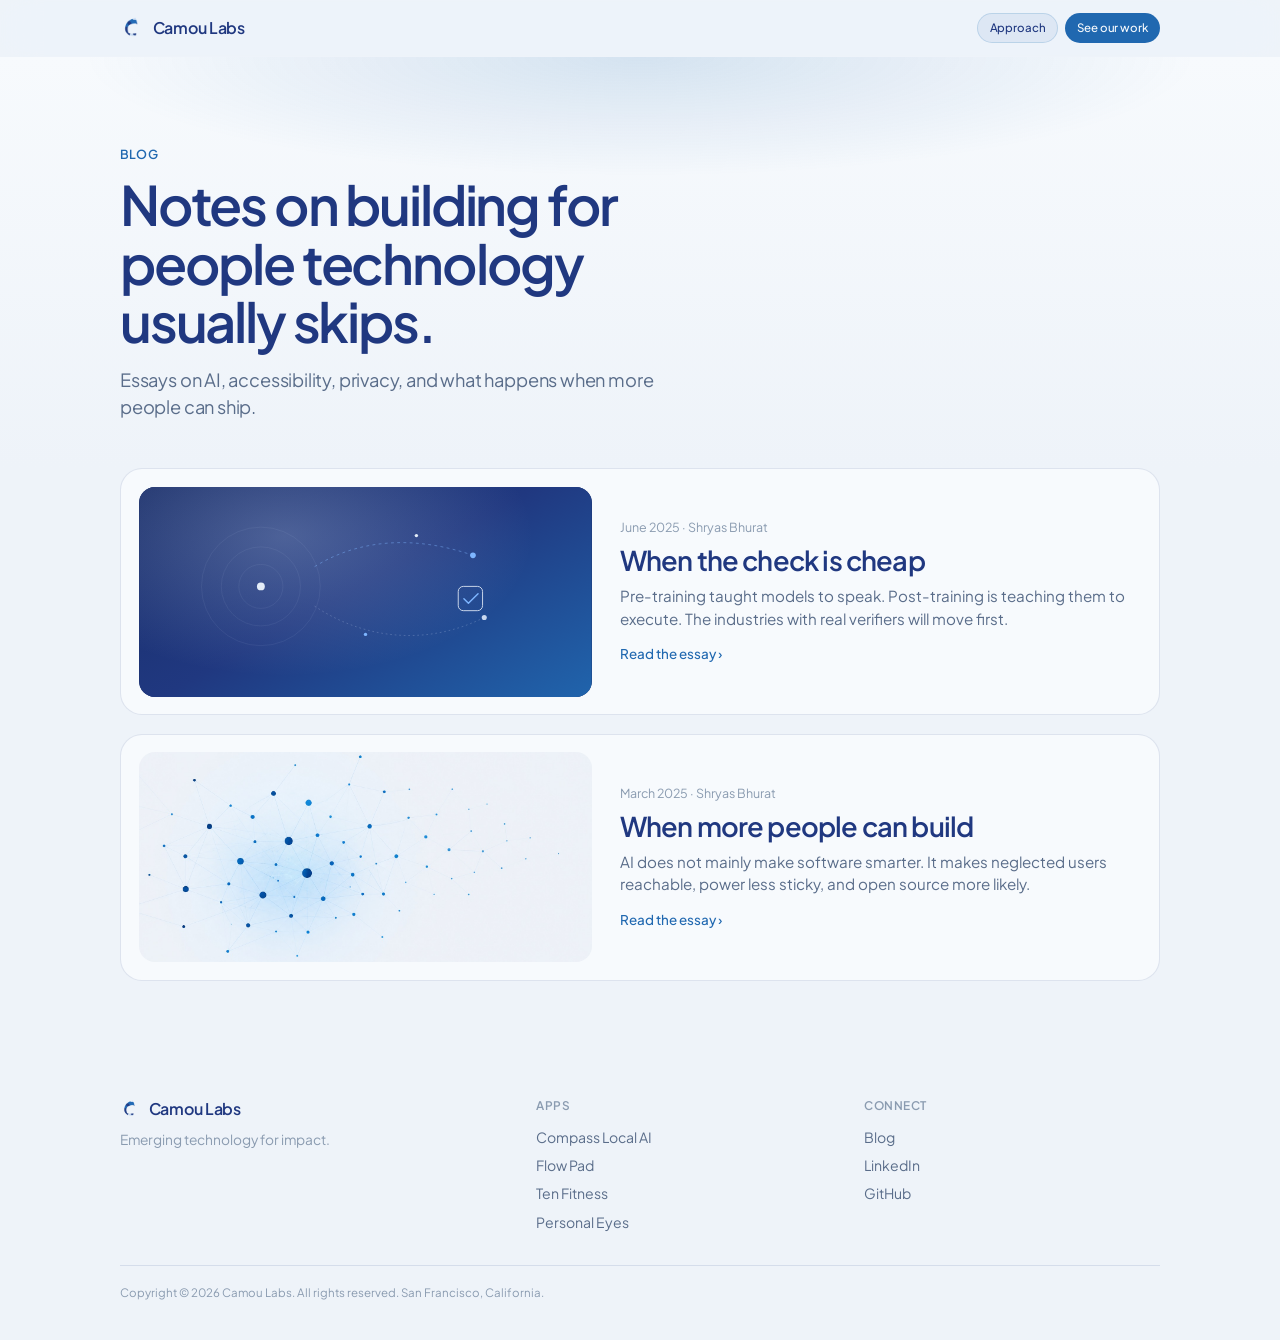
<file: blog/index.html>
<!DOCTYPE html>
<html lang="en">
<head>
<meta charset="UTF-8" />
<meta name="viewport" content="width=device-width, initial-scale=1.0" />
<title>Blog · Camou Labs</title>
<meta name="description" content="Notes from Camou Labs on emerging technology, privacy, accessibility, and building for people who are usually ignored." />
<link rel="icon" href="../logo.png" type="image/png" />
<link rel="preconnect" href="https://fonts.googleapis.com">
<link rel="preconnect" href="https://fonts.gstatic.com" crossorigin>
<link href="https://fonts.googleapis.com/css2?family=Plus+Jakarta+Sans:wght@400;500;600;700&display=swap" rel="stylesheet">
<link rel="stylesheet" href="blog.css" />
</head>
<body>
  <div class="scroll-progress" id="scrollProgress" aria-hidden="true"></div>
  <nav class="nav" id="nav">
    <div class="wrap nav-inner">
      <a class="brand" href="../index.html" aria-label="Camou Labs home">
        <img src="../logo.png" alt="" width="24" height="24" />
        <span>Camou Labs</span>
      </a>
      <div class="nav-actions">
        <a class="nav-btn nav-btn-secondary" href="../index.html#mission">Approach</a>
        <a class="nav-btn nav-btn-primary" href="../index.html#apps">See our work</a>
      </div>
    </div>
  </nav>

  <header class="page-hero">
    <div class="wrap page-hero-inner">
      <p class="eyebrow">Blog</p>
      <h1>Notes on building for people technology usually skips.</h1>
      <p class="lede">Essays on AI, accessibility, privacy, and what happens when more people can ship.</p>
    </div>
  </header>

  <section class="essay-list">
    <div class="wrap">
      <a class="essay-card reveal" href="when-the-check-is-cheap.html">
        <img src="stages.svg" alt="" width="640" height="210" />
        <div>
          <p class="meta">June 2025 · Shryas Bhurat</p>
          <h2>When the check is cheap</h2>
          <p>Pre-training taught models to speak. Post-training is teaching them to execute. The industries with real verifiers will move first.</p>
          <span class="read">Read the essay ›</span>
        </div>
      </a>
      <a class="essay-card reveal" href="when-builders-multiply.html">
        <img src="network.jpg" alt="" width="640" height="210" />
        <div>
          <p class="meta">March 2025 · Shryas Bhurat</p>
          <h2>When more people can build</h2>
          <p>AI does not mainly make software smarter. It makes neglected users reachable, power less sticky, and open source more likely.</p>
          <span class="read">Read the essay ›</span>
        </div>
      </a>
    </div>
  </section>

  <footer class="footer">
    <div class="wrap">
      <div class="footer-grid">
        <div>
          <a class="brand" href="../index.html">
            <img src="../logo.png" alt="" width="20" height="20" />
            <span>Camou Labs</span>
          </a>
          <p class="footer-blurb">Emerging technology for impact.</p>
        </div>
        <div class="footer-col">
          <h4>Apps</h4>
          <a href="../index.html#compass">Compass Local AI</a>
          <a href="../index.html#flowpad">Flow Pad</a>
          <a href="../index.html#ten">Ten Fitness</a>
          <a href="../index.html#personaleyes">Personal Eyes</a>
        </div>
        <div class="footer-col">
          <h4>Connect</h4>
          <a href="index.html">Blog</a>
          <a href="https://www.linkedin.com/company/camoulabs/" target="_blank" rel="noopener noreferrer">LinkedIn</a>
          <a href="https://github.com/CamouLabs" target="_blank" rel="noopener noreferrer">GitHub</a>
        </div>
      </div>
      <p class="copyright">Copyright © 2026 Camou Labs. All rights reserved. San Francisco, California.</p>
    </div>
  </footer>

  <script>
    const nav = document.getElementById('nav');
    const progress = document.getElementById('scrollProgress');
    const updateChrome = () => {
      const max = document.documentElement.scrollHeight - window.innerHeight;
      progress.style.width = ((max > 0 ? window.scrollY / max : 0) * 100).toFixed(2) + '%';
      nav.classList.toggle('scrolled', window.scrollY > 8);
    };
    updateChrome();
    window.addEventListener('scroll', updateChrome, { passive: true });
    const reduce = window.matchMedia('(prefers-reduced-motion: reduce)').matches;
    const items = document.querySelectorAll('.reveal');
    if (reduce || !('IntersectionObserver' in window)) {
      items.forEach(el => el.classList.add('in'));
    } else {
      const io = new IntersectionObserver((entries) => {
        entries.forEach(e => { if (e.isIntersecting) { e.target.classList.add('in'); io.unobserve(e.target); } });
      }, { threshold: 0.16 });
      items.forEach(el => io.observe(el));
    }
  </script>
</body>
</html>
</file>
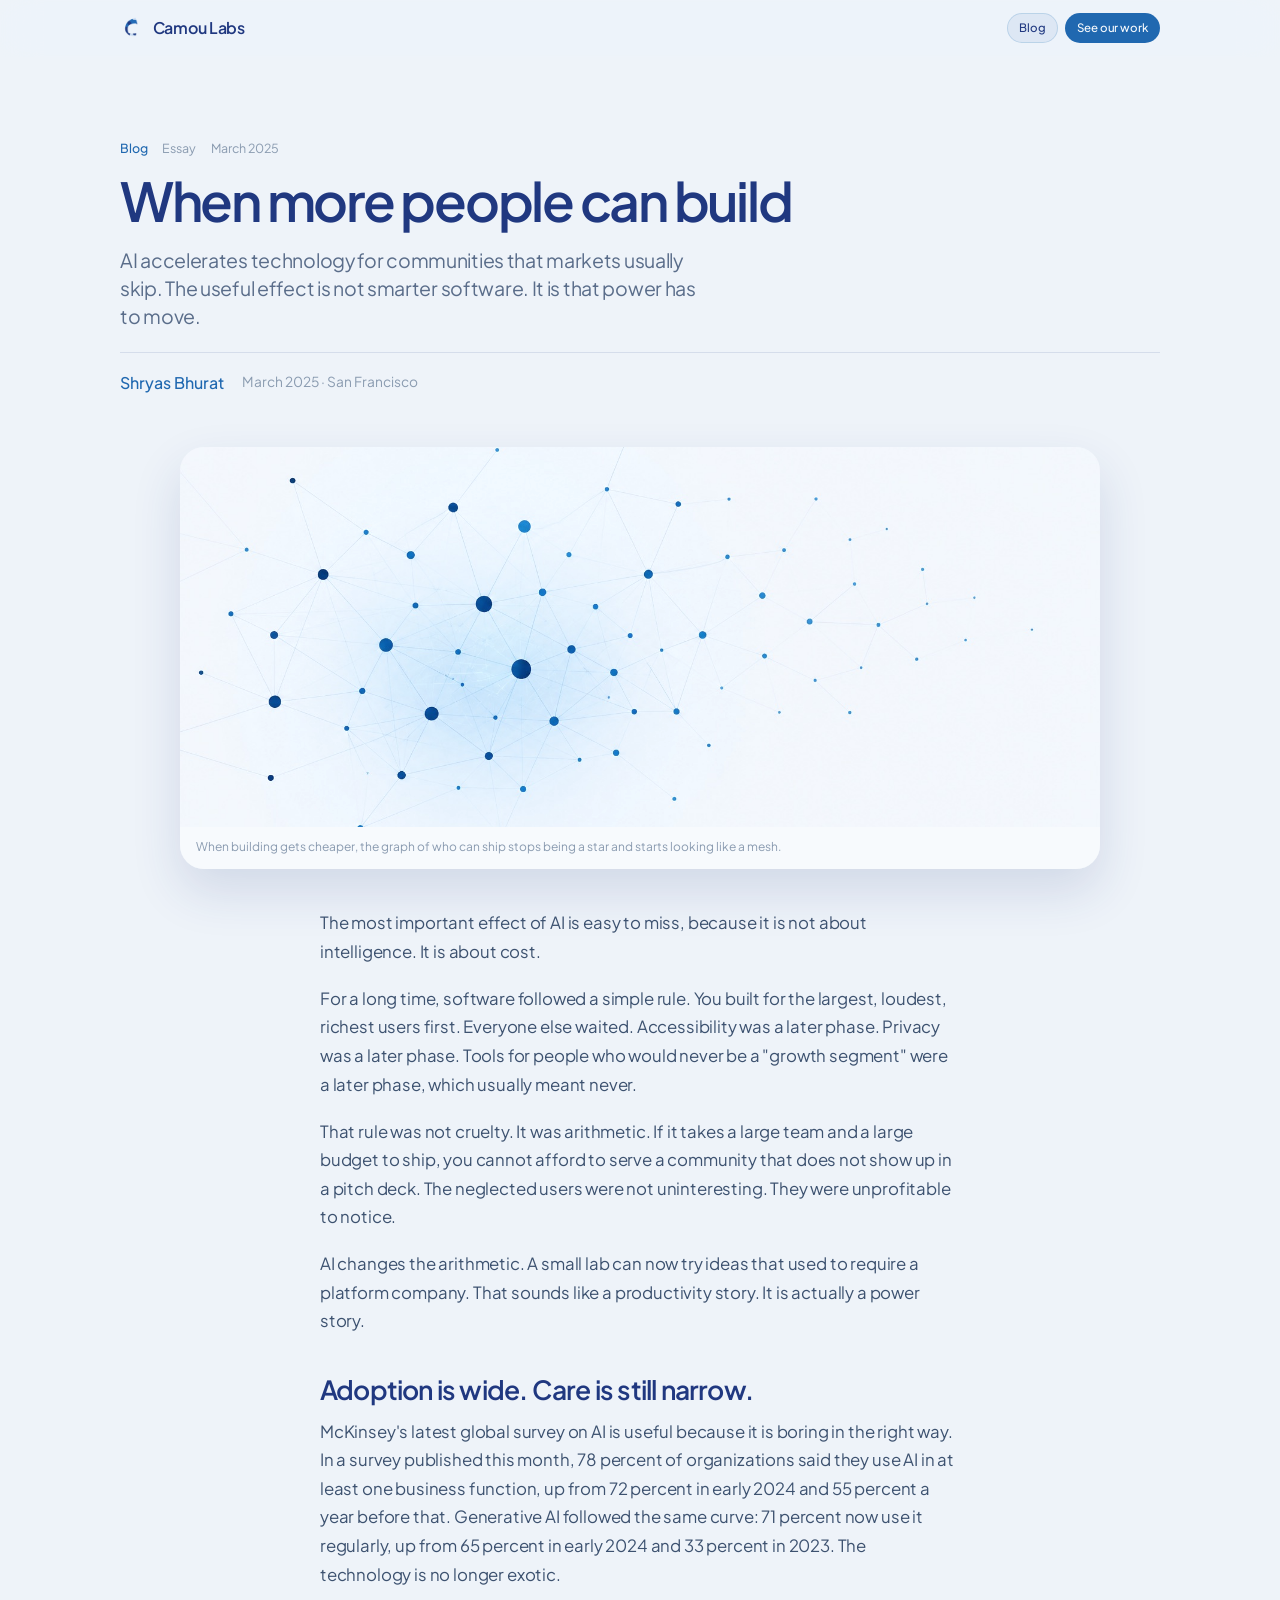
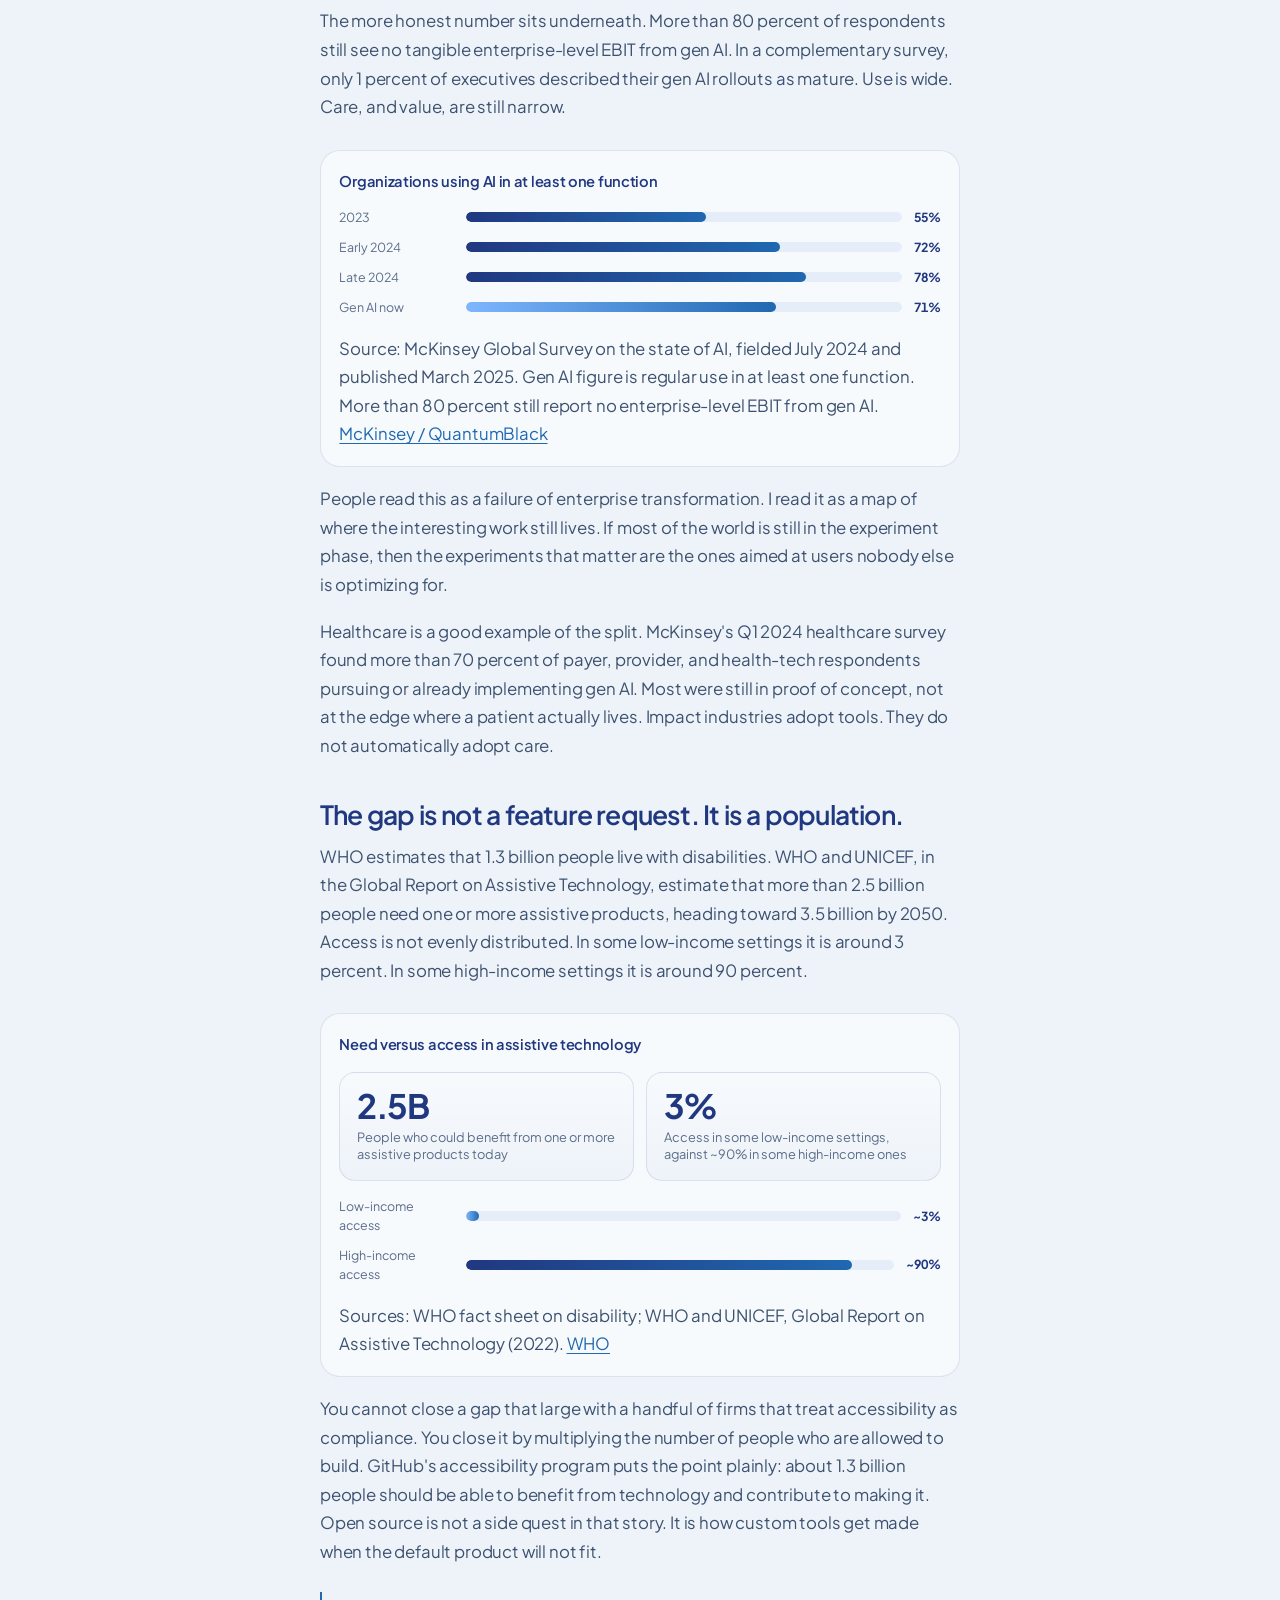
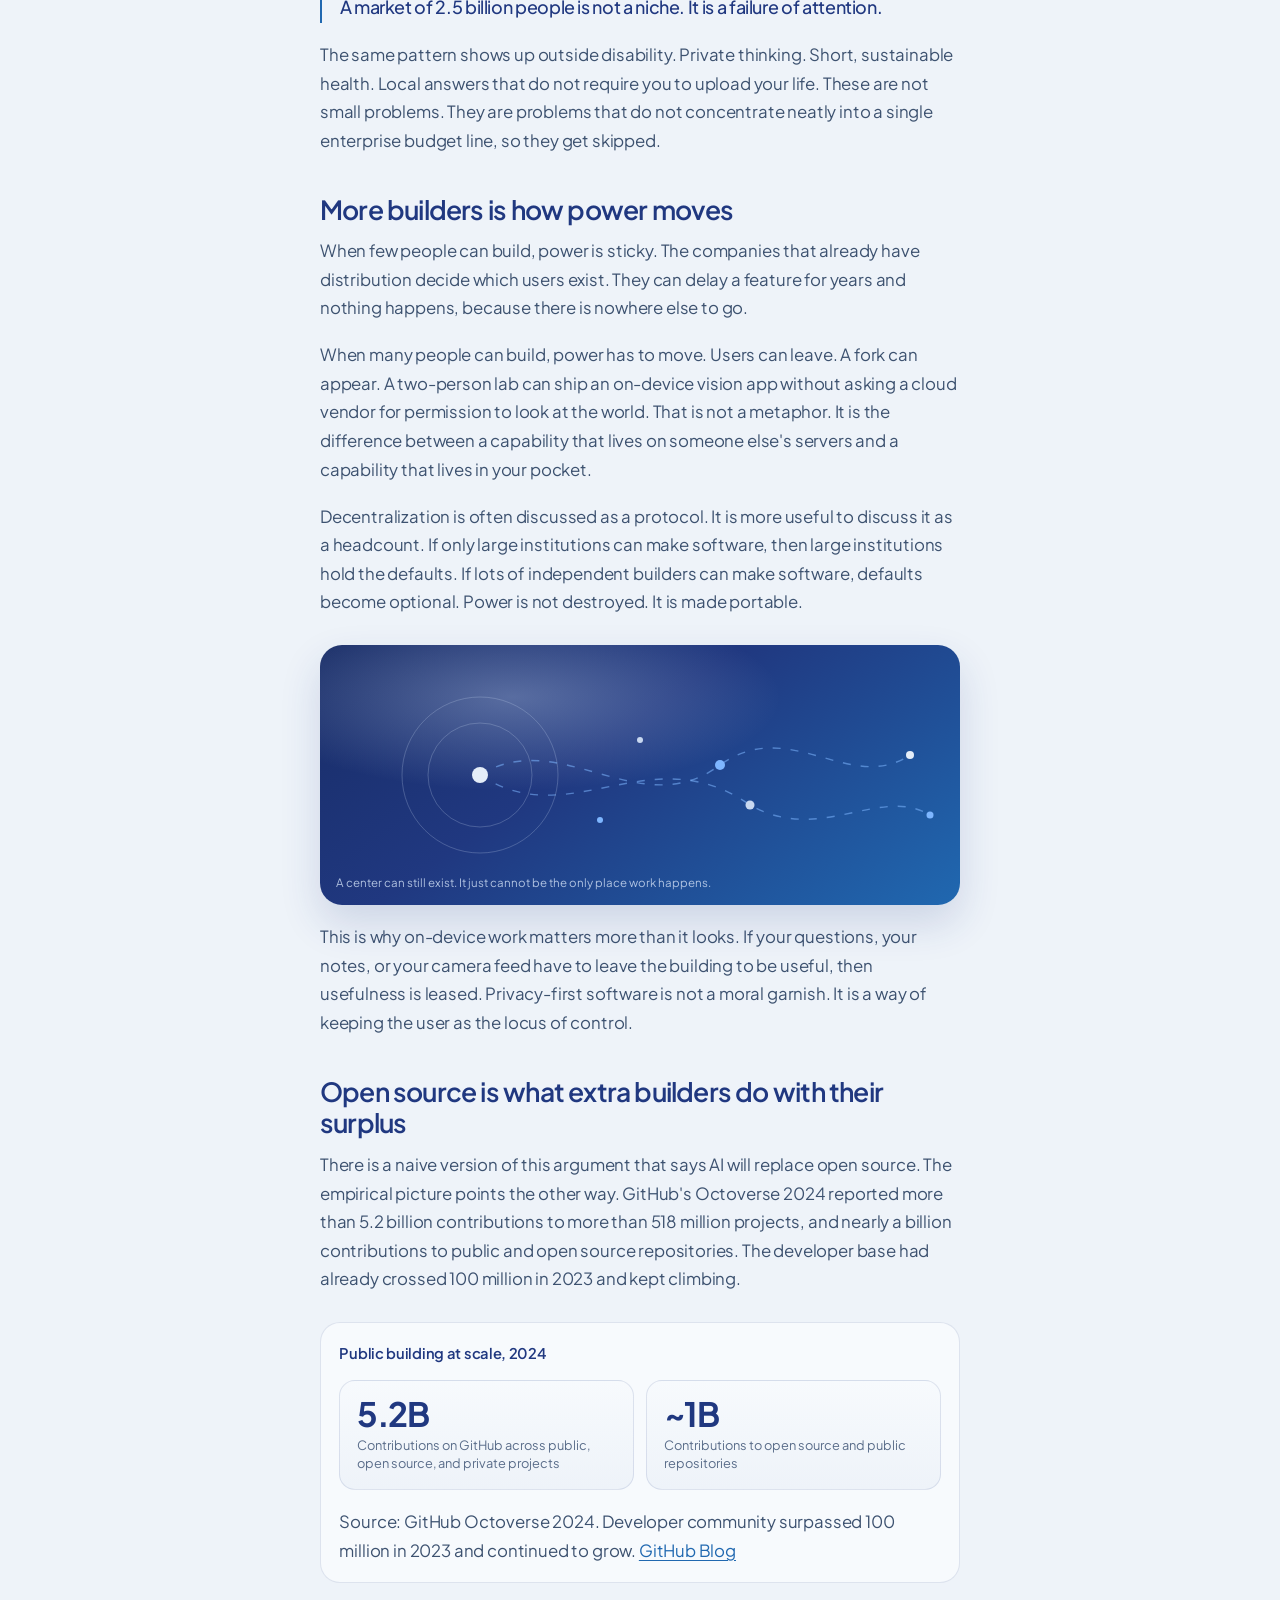
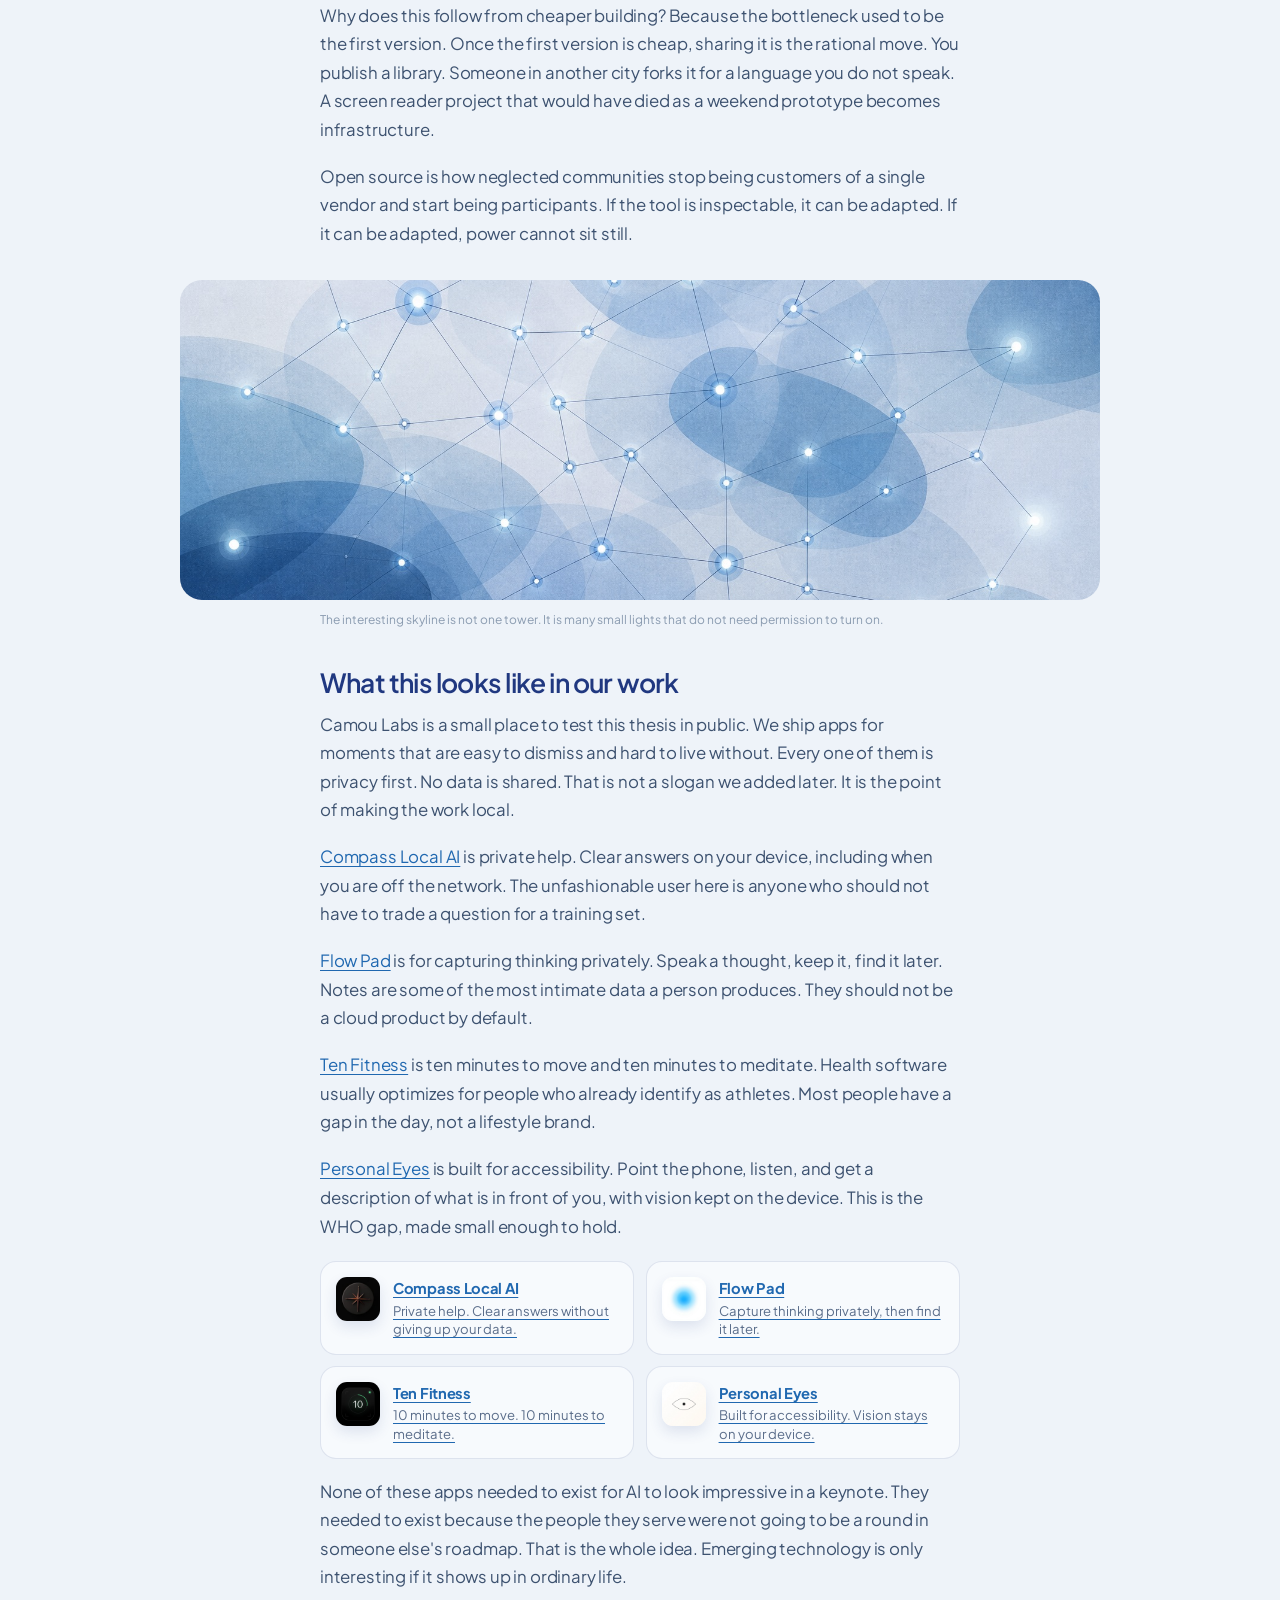
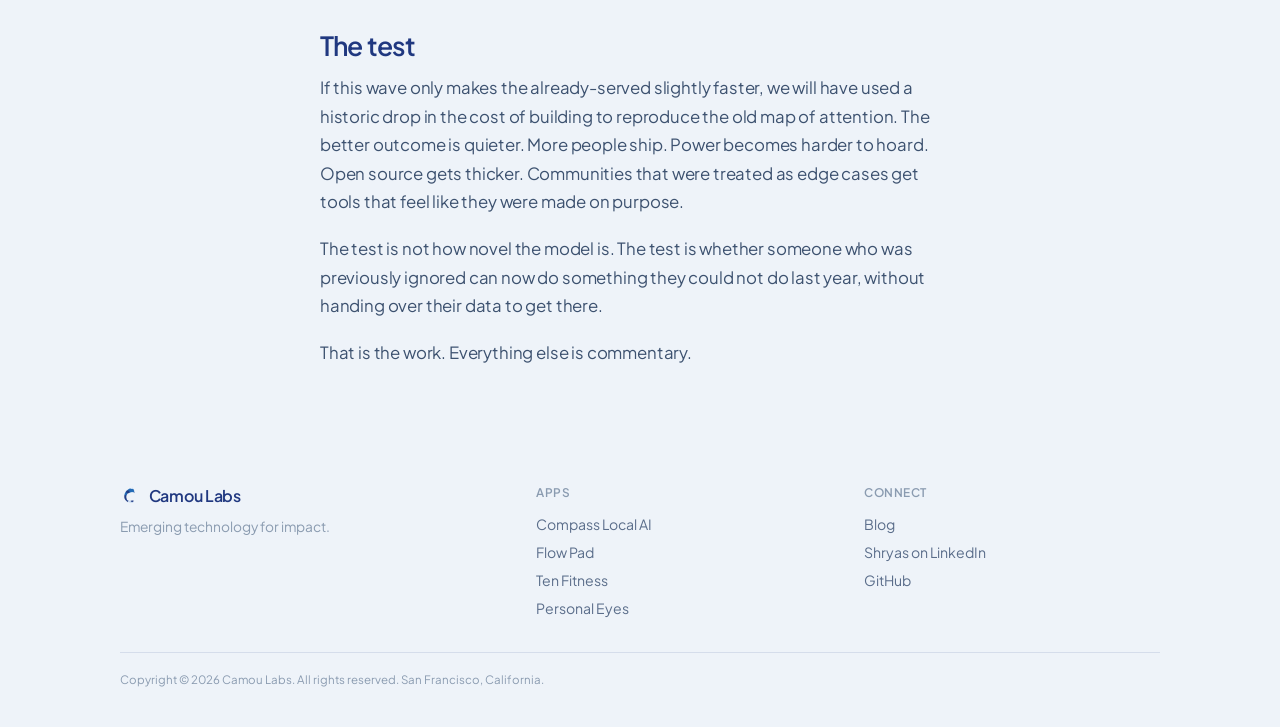
<file: blog/when-builders-multiply.html>
<!DOCTYPE html>
<html lang="en">
<head>
<meta charset="UTF-8" />
<meta name="viewport" content="width=device-width, initial-scale=1.0" />
<title>When more people can build · Camou Labs</title>
<meta name="description" content="AI accelerates technology for communities that markets usually skip. More builders decentralize power and make open source more likely. By Shryas Bhurat, March 2025." />
<meta name="author" content="Shryas Bhurat" />
<meta property="og:title" content="When more people can build" />
<meta property="og:description" content="AI does not mainly make software smarter. It makes neglected users reachable." />
<meta property="og:image" content="https://camoulabs.github.io/blog/network.jpg" />
<link rel="icon" href="../logo.png" type="image/png" />
<link rel="preconnect" href="https://fonts.googleapis.com">
<link rel="preconnect" href="https://fonts.gstatic.com" crossorigin>
<link href="https://fonts.googleapis.com/css2?family=Plus+Jakarta+Sans:wght@400;500;600;700&display=swap" rel="stylesheet">
<link rel="stylesheet" href="blog.css" />
</head>
<body>
  <div class="scroll-progress" id="scrollProgress" aria-hidden="true"></div>
  <nav class="nav" id="nav">
    <div class="wrap nav-inner">
      <a class="brand" href="../index.html" aria-label="Camou Labs home">
        <img src="../logo.png" alt="" width="24" height="24" />
        <span>Camou Labs</span>
      </a>
      <div class="nav-actions">
        <a class="nav-btn nav-btn-secondary" href="index.html">Blog</a>
        <a class="nav-btn nav-btn-primary" href="../index.html#apps">See our work</a>
      </div>
    </div>
  </nav>

  <header class="article-hero">
    <div class="wrap">
      <p class="article-kicker">
        <a href="index.html">Blog</a>
        <span>Essay</span>
        <span>March 2025</span>
      </p>
      <h1>When more people can build</h1>
      <p class="article-sub">AI accelerates technology for communities that markets usually skip. The useful effect is not smarter software. It is that power has to move.</p>
      <div class="byline">
        <a href="https://www.linkedin.com/in/shryasbhurat" target="_blank" rel="noopener noreferrer">Shryas Bhurat</a>
        <span>March 2025 · San Francisco</span>
      </div>
    </div>
  </header>

  <figure class="hero-photo">
    <img src="network.jpg" alt="Abstract network of connected nodes spreading from a dense center toward the edges" width="1600" height="900" />
    <figcaption>When building gets cheaper, the graph of who can ship stops being a star and starts looking like a mesh.</figcaption>
  </figure>

  <article class="article">
    <p>The most important effect of AI is easy to miss, because it is not about intelligence. It is about cost.</p>
    <p>For a long time, software followed a simple rule. You built for the largest, loudest, richest users first. Everyone else waited. Accessibility was a later phase. Privacy was a later phase. Tools for people who would never be a "growth segment" were a later phase, which usually meant never.</p>
    <p>That rule was not cruelty. It was arithmetic. If it takes a large team and a large budget to ship, you cannot afford to serve a community that does not show up in a pitch deck. The neglected users were not uninteresting. They were unprofitable to notice.</p>
    <p>AI changes the arithmetic. A small lab can now try ideas that used to require a platform company. That sounds like a productivity story. It is actually a power story.</p>

    <h2>Adoption is wide. Care is still narrow.</h2>
    <p>McKinsey's latest global survey on AI is useful because it is boring in the right way. In a survey published this month, 78 percent of organizations said they use AI in at least one business function, up from 72 percent in early 2024 and 55 percent a year before that. Generative AI followed the same curve: 71 percent now use it regularly, up from 65 percent in early 2024 and 33 percent in 2023. The technology is no longer exotic.</p>
    <p>The more honest number sits underneath. More than 80 percent of respondents still see no tangible enterprise-level EBIT from gen AI. In a complementary survey, only 1 percent of executives described their gen AI rollouts as mature. Use is wide. Care, and value, are still narrow.</p>

    <figure class="chart reveal" aria-label="McKinsey AI adoption over time">
      <h3>Organizations using AI in at least one function</h3>
      <div class="bars">
        <div class="bar-row">
          <span>2023</span>
          <div class="bar-track"><div class="bar-fill" style="--w:55%"></div></div>
          <strong>55%</strong>
        </div>
        <div class="bar-row">
          <span>Early 2024</span>
          <div class="bar-track"><div class="bar-fill" style="--w:72%"></div></div>
          <strong>72%</strong>
        </div>
        <div class="bar-row">
          <span>Late 2024</span>
          <div class="bar-track"><div class="bar-fill" style="--w:78%"></div></div>
          <strong>78%</strong>
        </div>
        <div class="bar-row">
          <span>Gen AI now</span>
          <div class="bar-track"><div class="bar-fill soft" style="--w:71%"></div></div>
          <strong>71%</strong>
        </div>
      </div>
      <p class="chart-note">Source: McKinsey Global Survey on the state of AI, fielded July 2024 and published March 2025. Gen AI figure is regular use in at least one function. More than 80 percent still report no enterprise-level EBIT from gen AI. <a href="https://www.mckinsey.com/capabilities/quantumblack/our-insights/the-state-of-ai-how-organizations-are-rewiring-to-capture-value" target="_blank" rel="noopener noreferrer">McKinsey / QuantumBlack</a></p>
    </figure>

    <p>People read this as a failure of enterprise transformation. I read it as a map of where the interesting work still lives. If most of the world is still in the experiment phase, then the experiments that matter are the ones aimed at users nobody else is optimizing for.</p>
    <p>Healthcare is a good example of the split. McKinsey's Q1 2024 healthcare survey found more than 70 percent of payer, provider, and health-tech respondents pursuing or already implementing gen AI. Most were still in proof of concept, not at the edge where a patient actually lives. Impact industries adopt tools. They do not automatically adopt care.</p>

    <h2>The gap is not a feature request. It is a population.</h2>
    <p>WHO estimates that 1.3 billion people live with disabilities. WHO and UNICEF, in the Global Report on Assistive Technology, estimate that more than 2.5 billion people need one or more assistive products, heading toward 3.5 billion by 2050. Access is not evenly distributed. In some low-income settings it is around 3 percent. In some high-income settings it is around 90 percent.</p>

    <figure class="chart reveal" aria-label="Assistive technology access gap">
      <h3>Need versus access in assistive technology</h3>
      <div class="split-stats">
        <div class="stat">
          <b>2.5B</b>
          <span>People who could benefit from one or more assistive products today</span>
        </div>
        <div class="stat">
          <b>3%</b>
          <span>Access in some low-income settings, against ~90% in some high-income ones</span>
        </div>
      </div>
      <div class="bars" style="margin-top:1rem">
        <div class="bar-row">
          <span>Low-income access</span>
          <div class="bar-track"><div class="bar-fill soft" style="--w:3%"></div></div>
          <strong>~3%</strong>
        </div>
        <div class="bar-row">
          <span>High-income access</span>
          <div class="bar-track"><div class="bar-fill" style="--w:90%"></div></div>
          <strong>~90%</strong>
        </div>
      </div>
      <p class="chart-note">Sources: WHO fact sheet on disability; WHO and UNICEF, Global Report on Assistive Technology (2022). <a href="https://www.who.int/news-room/fact-sheets/detail/assistive-technology" target="_blank" rel="noopener noreferrer">WHO</a></p>
    </figure>

    <p>You cannot close a gap that large with a handful of firms that treat accessibility as compliance. You close it by multiplying the number of people who are allowed to build. GitHub's accessibility program puts the point plainly: about 1.3 billion people should be able to benefit from technology and contribute to making it. Open source is not a side quest in that story. It is how custom tools get made when the default product will not fit.</p>
    <blockquote>A market of 2.5 billion people is not a niche. It is a failure of attention.</blockquote>
    <p>The same pattern shows up outside disability. Private thinking. Short, sustainable health. Local answers that do not require you to upload your life. These are not small problems. They are problems that do not concentrate neatly into a single enterprise budget line, so they get skipped.</p>

    <h2>More builders is how power moves</h2>
    <p>When few people can build, power is sticky. The companies that already have distribution decide which users exist. They can delay a feature for years and nothing happens, because there is nowhere else to go.</p>
    <p>When many people can build, power has to move. Users can leave. A fork can appear. A two-person lab can ship an on-device vision app without asking a cloud vendor for permission to look at the world. That is not a metaphor. It is the difference between a capability that lives on someone else's servers and a capability that lives in your pocket.</p>
    <p>Decentralization is often discussed as a protocol. It is more useful to discuss it as a headcount. If only large institutions can make software, then large institutions hold the defaults. If lots of independent builders can make software, defaults become optional. Power is not destroyed. It is made portable.</p>

    <figure class="infographic reveal" aria-hidden="true">
      <svg viewBox="0 0 640 260" xmlns="http://www.w3.org/2000/svg" preserveAspectRatio="xMidYMid slice">
        <g class="spin-slow" fill="none" stroke="#c8d8f0" stroke-opacity=".25" stroke-width="1">
          <circle cx="160" cy="130" r="78"/>
          <circle cx="160" cy="130" r="52"/>
        </g>
        <g class="signal" fill="none" stroke="#7eb6ff" stroke-opacity=".55" stroke-width="1.4">
          <path d="M160 130 C240 80, 320 180, 400 120 C470 70, 530 150, 590 110"/>
          <path d="M160 130 C250 190, 330 90, 430 160 C500 200, 560 140, 610 170"/>
        </g>
        <circle class="node" cx="160" cy="130" r="8" fill="#e4edf8"/>
        <circle class="node" cx="400" cy="120" r="5" fill="#7eb6ff"/>
        <circle class="node" cx="430" cy="160" r="4.5" fill="#c8d8f0"/>
        <circle class="node" cx="590" cy="110" r="4" fill="#e4edf8"/>
        <circle class="node" cx="610" cy="170" r="3.5" fill="#7eb6ff"/>
        <circle class="node" cx="320" cy="95" r="3" fill="#c8d8f0"/>
        <circle class="node" cx="280" cy="175" r="3" fill="#7eb6ff"/>
      </svg>
      <figcaption>A center can still exist. It just cannot be the only place work happens.</figcaption>
    </figure>

    <p>This is why on-device work matters more than it looks. If your questions, your notes, or your camera feed have to leave the building to be useful, then usefulness is leased. Privacy-first software is not a moral garnish. It is a way of keeping the user as the locus of control.</p>

    <h2>Open source is what extra builders do with their surplus</h2>
    <p>There is a naive version of this argument that says AI will replace open source. The empirical picture points the other way. GitHub's Octoverse 2024 reported more than 5.2 billion contributions to more than 518 million projects, and nearly a billion contributions to public and open source repositories. The developer base had already crossed 100 million in 2023 and kept climbing.</p>

    <figure class="chart reveal" aria-label="GitHub open source activity 2024">
      <h3>Public building at scale, 2024</h3>
      <div class="split-stats">
        <div class="stat">
          <b>5.2B</b>
          <span>Contributions on GitHub across public, open source, and private projects</span>
        </div>
        <div class="stat">
          <b>~1B</b>
          <span>Contributions to open source and public repositories</span>
        </div>
      </div>
      <p class="chart-note">Source: GitHub Octoverse 2024. Developer community surpassed 100 million in 2023 and continued to grow. <a href="https://github.blog/news-insights/octoverse/octoverse-2024/" target="_blank" rel="noopener noreferrer">GitHub Blog</a></p>
    </figure>

    <p>Why does this follow from cheaper building? Because the bottleneck used to be the first version. Once the first version is cheap, sharing it is the rational move. You publish a library. Someone in another city forks it for a language you do not speak. A screen reader project that would have died as a weekend prototype becomes infrastructure.</p>
    <p>Open source is how neglected communities stop being customers of a single vendor and start being participants. If the tool is inspectable, it can be adapted. If it can be adapted, power cannot sit still.</p>

    <figure class="photo-break">
      <img src="header.jpg" alt="City of lights seen from above, suggesting many independent centers of activity" width="1600" height="900" />
      <figcaption>The interesting skyline is not one tower. It is many small lights that do not need permission to turn on.</figcaption>
    </figure>

    <h2>What this looks like in our work</h2>
    <p>Camou Labs is a small place to test this thesis in public. We ship apps for moments that are easy to dismiss and hard to live without. Every one of them is privacy first. No data is shared. That is not a slogan we added later. It is the point of making the work local.</p>
    <p><a href="https://apps.apple.com/us/app/compass-local-ai/id6760742955">Compass Local AI</a> is private help. Clear answers on your device, including when you are off the network. The unfashionable user here is anyone who should not have to trade a question for a training set.</p>
    <p><a href="https://apps.apple.com/us/app/flow-pad/id6760590858">Flow Pad</a> is for capturing thinking privately. Speak a thought, keep it, find it later. Notes are some of the most intimate data a person produces. They should not be a cloud product by default.</p>
    <p><a href="https://apps.apple.com/us/app/ten-fitness/id6796546052">Ten Fitness</a> is ten minutes to move and ten minutes to meditate. Health software usually optimizes for people who already identify as athletes. Most people have a gap in the day, not a lifestyle brand.</p>
    <p><a href="https://apps.apple.com/us/app/personal-eyes/id6790285585">Personal Eyes</a> is built for accessibility. Point the phone, listen, and get a description of what is in front of you, with vision kept on the device. This is the WHO gap, made small enough to hold.</p>

    <div class="app-callouts">
      <a class="app-call" href="https://apps.apple.com/us/app/compass-local-ai/id6760742955" target="_blank" rel="noopener noreferrer">
        <img src="../apps/compass.png" alt="" width="44" height="44" />
        <div>
          <strong>Compass Local AI</strong>
          <span>Private help. Clear answers without giving up your data.</span>
        </div>
      </a>
      <a class="app-call" href="https://apps.apple.com/us/app/flow-pad/id6760590858" target="_blank" rel="noopener noreferrer">
        <img src="../apps/flowpad.png" alt="" width="44" height="44" />
        <div>
          <strong>Flow Pad</strong>
          <span>Capture thinking privately, then find it later.</span>
        </div>
      </a>
      <a class="app-call" href="https://apps.apple.com/us/app/ten-fitness/id6796546052" target="_blank" rel="noopener noreferrer">
        <img src="../apps/ten.png" alt="" width="44" height="44" />
        <div>
          <strong>Ten Fitness</strong>
          <span>10 minutes to move. 10 minutes to meditate.</span>
        </div>
      </a>
      <a class="app-call" href="https://apps.apple.com/us/app/personal-eyes/id6790285585" target="_blank" rel="noopener noreferrer">
        <img src="../apps/personaleyes.png" alt="" width="44" height="44" />
        <div>
          <strong>Personal Eyes</strong>
          <span>Built for accessibility. Vision stays on your device.</span>
        </div>
      </a>
    </div>

    <p>None of these apps needed to exist for AI to look impressive in a keynote. They needed to exist because the people they serve were not going to be a round in someone else's roadmap. That is the whole idea. Emerging technology is only interesting if it shows up in ordinary life.</p>

    <h2>The test</h2>
    <p>If this wave only makes the already-served slightly faster, we will have used a historic drop in the cost of building to reproduce the old map of attention. The better outcome is quieter. More people ship. Power becomes harder to hoard. Open source gets thicker. Communities that were treated as edge cases get tools that feel like they were made on purpose.</p>
    <p>The test is not how novel the model is. The test is whether someone who was previously ignored can now do something they could not do last year, without handing over their data to get there.</p>
    <p>That is the work. Everything else is commentary.</p>
  </article>

  <footer class="footer">
    <div class="wrap">
      <div class="footer-grid">
        <div>
          <a class="brand" href="../index.html">
            <img src="../logo.png" alt="" width="20" height="20" />
            <span>Camou Labs</span>
          </a>
          <p class="footer-blurb">Emerging technology for impact.</p>
        </div>
        <div class="footer-col">
          <h4>Apps</h4>
          <a href="../index.html#compass">Compass Local AI</a>
          <a href="../index.html#flowpad">Flow Pad</a>
          <a href="../index.html#ten">Ten Fitness</a>
          <a href="../index.html#personaleyes">Personal Eyes</a>
        </div>
        <div class="footer-col">
          <h4>Connect</h4>
          <a href="index.html">Blog</a>
          <a href="https://www.linkedin.com/in/shryasbhurat" target="_blank" rel="noopener noreferrer">Shryas on LinkedIn</a>
          <a href="https://github.com/CamouLabs" target="_blank" rel="noopener noreferrer">GitHub</a>
        </div>
      </div>
      <p class="copyright">Copyright © 2026 Camou Labs. All rights reserved. San Francisco, California.</p>
    </div>
  </footer>

  <script>
    const nav = document.getElementById('nav');
    const progress = document.getElementById('scrollProgress');
    const updateChrome = () => {
      const max = document.documentElement.scrollHeight - window.innerHeight;
      progress.style.width = ((max > 0 ? window.scrollY / max : 0) * 100).toFixed(2) + '%';
      nav.classList.toggle('scrolled', window.scrollY > 8);
    };
    updateChrome();
    window.addEventListener('scroll', updateChrome, { passive: true });

    const reduce = window.matchMedia('(prefers-reduced-motion: reduce)').matches;
    const items = document.querySelectorAll('.reveal');
    if (reduce || !('IntersectionObserver' in window)) {
      items.forEach(el => el.classList.add('in'));
    } else {
      const io = new IntersectionObserver((entries) => {
        entries.forEach(e => { if (e.isIntersecting) { e.target.classList.add('in'); io.unobserve(e.target); } });
      }, { threshold: 0.2 });
      items.forEach(el => io.observe(el));
    }
  </script>
</body>
</html>
</file>
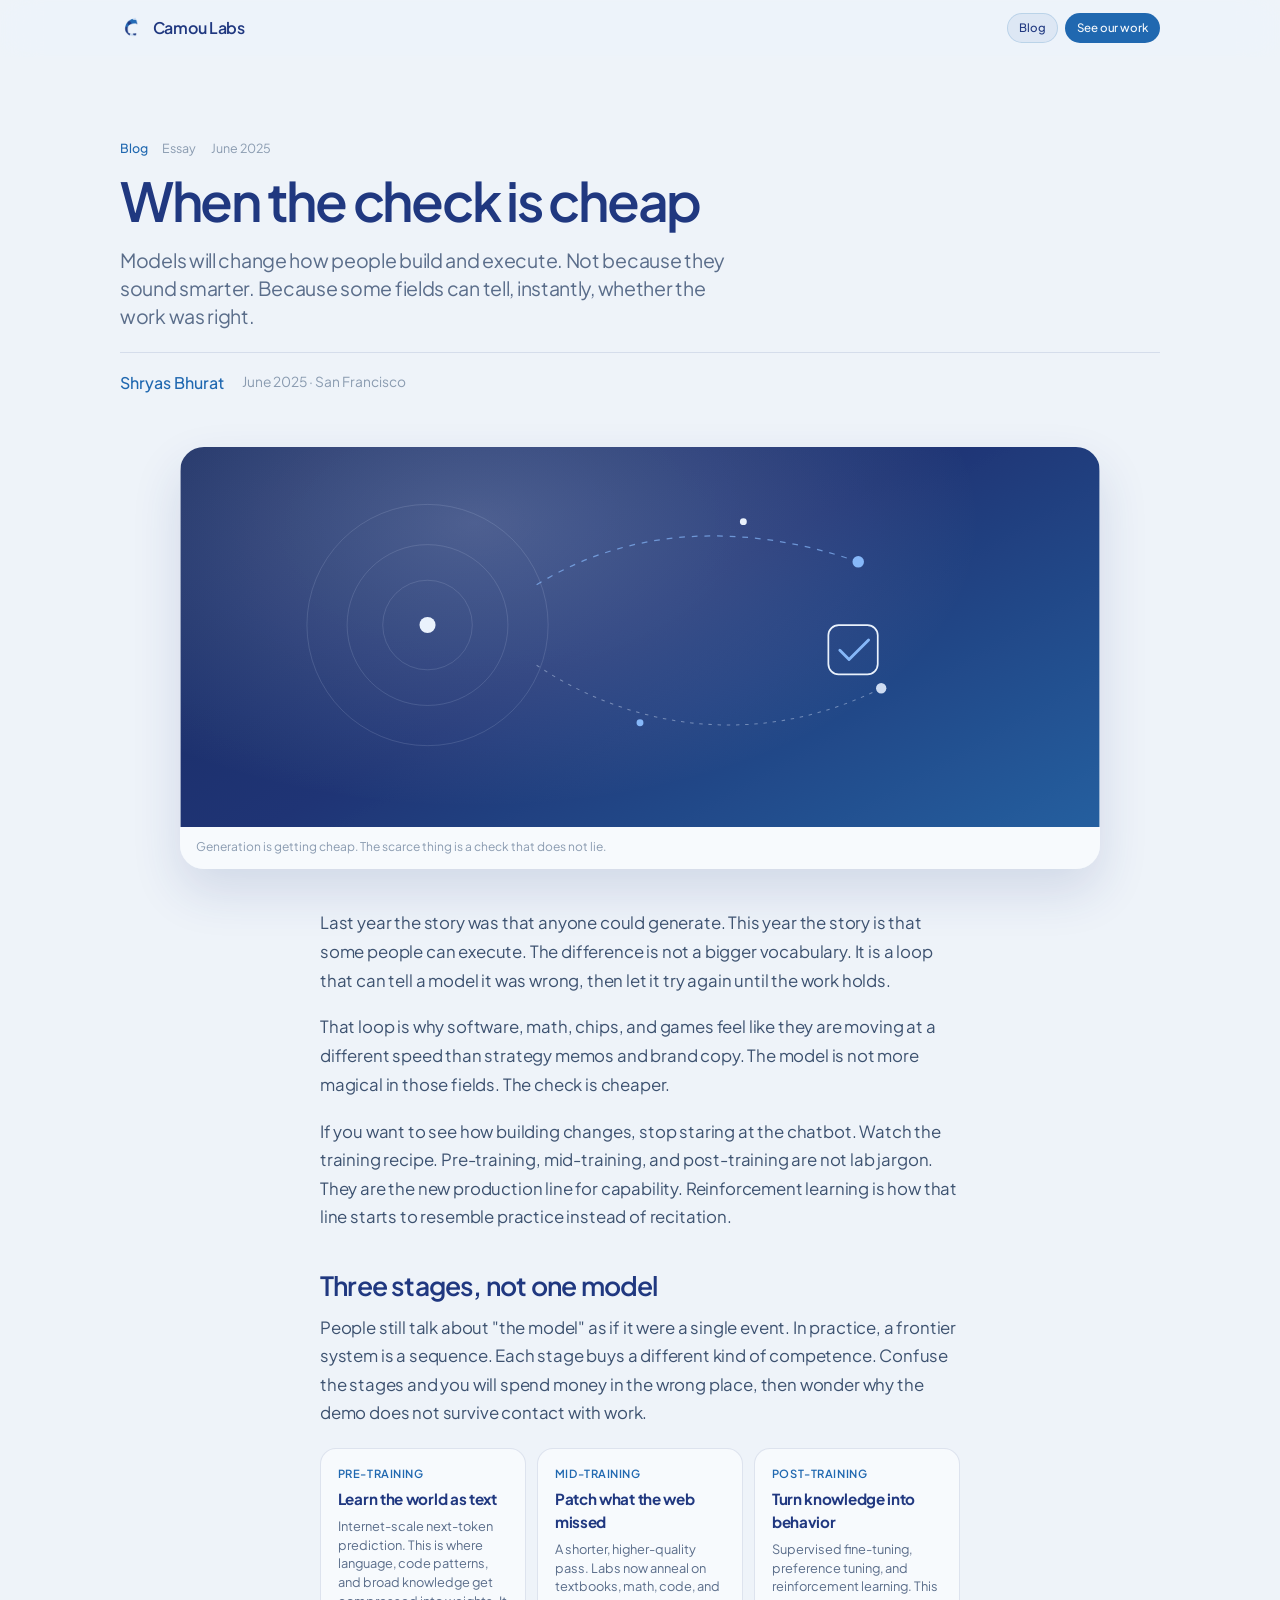
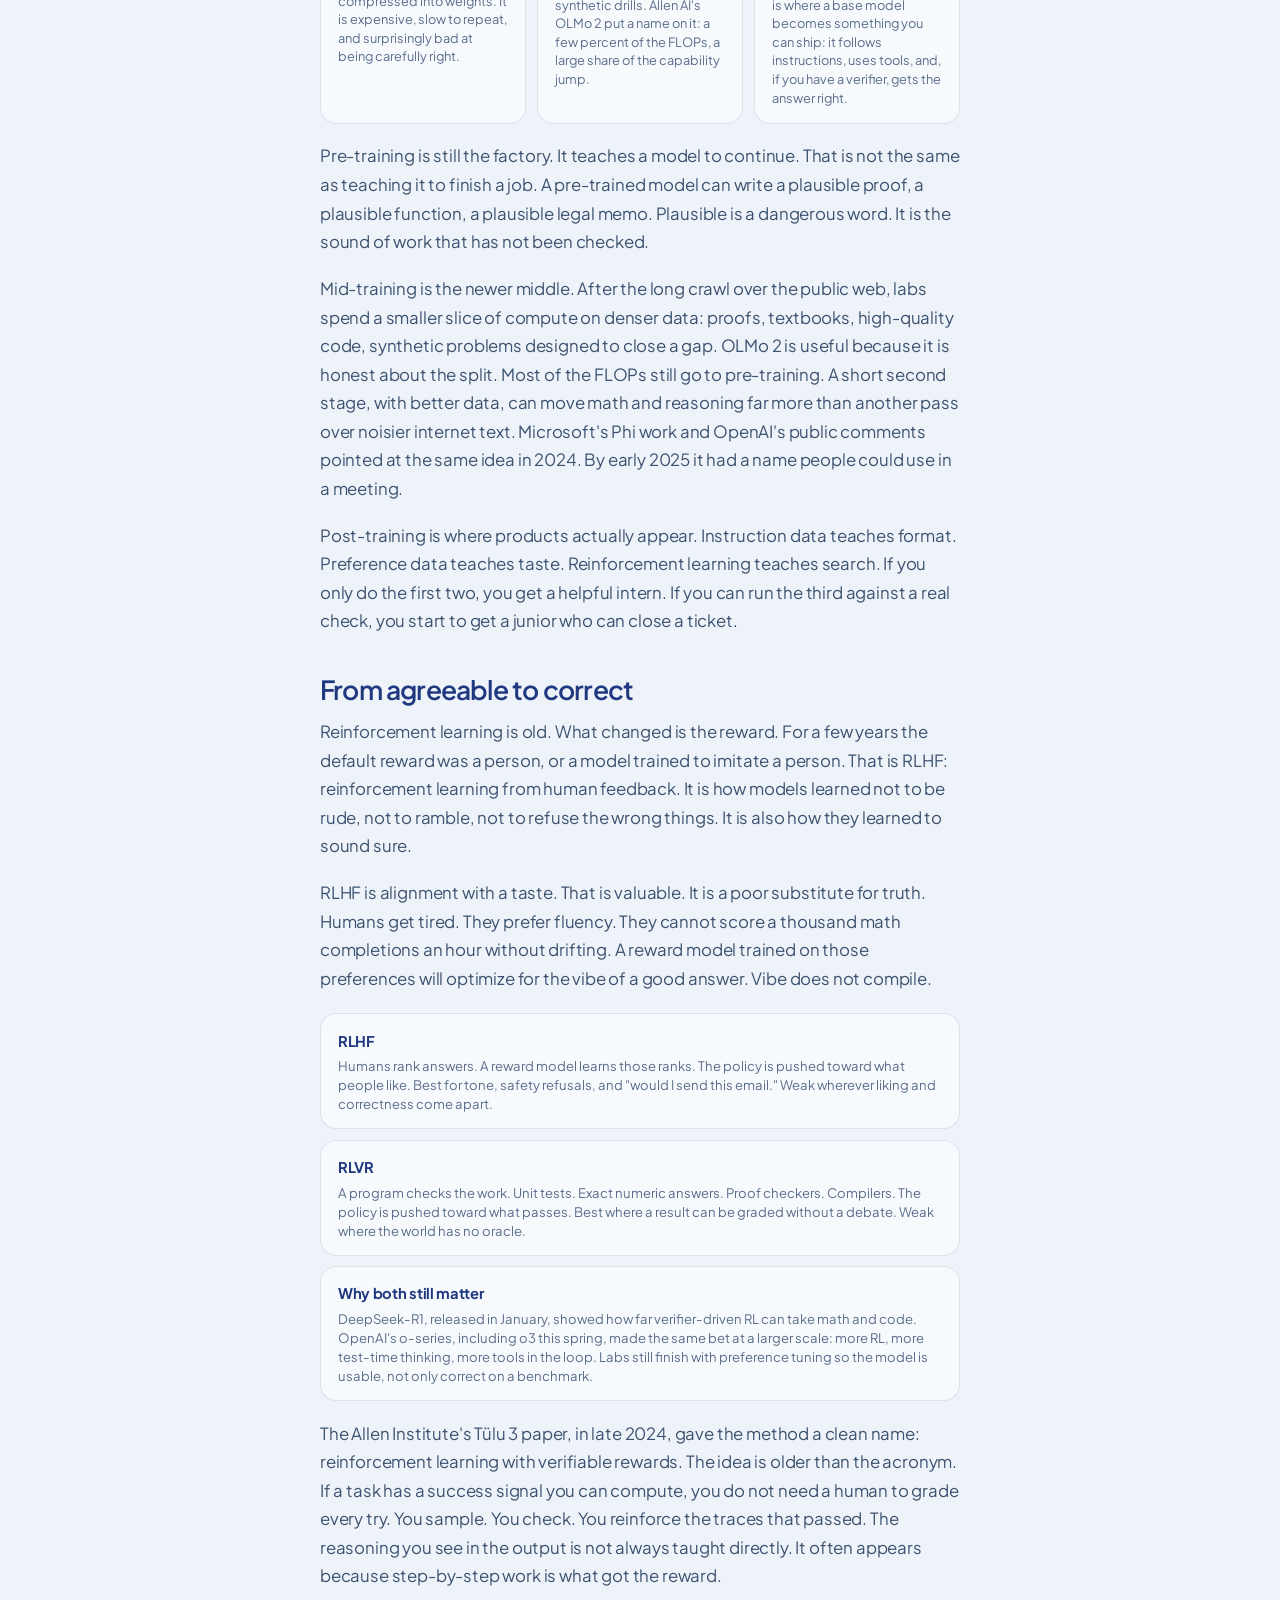
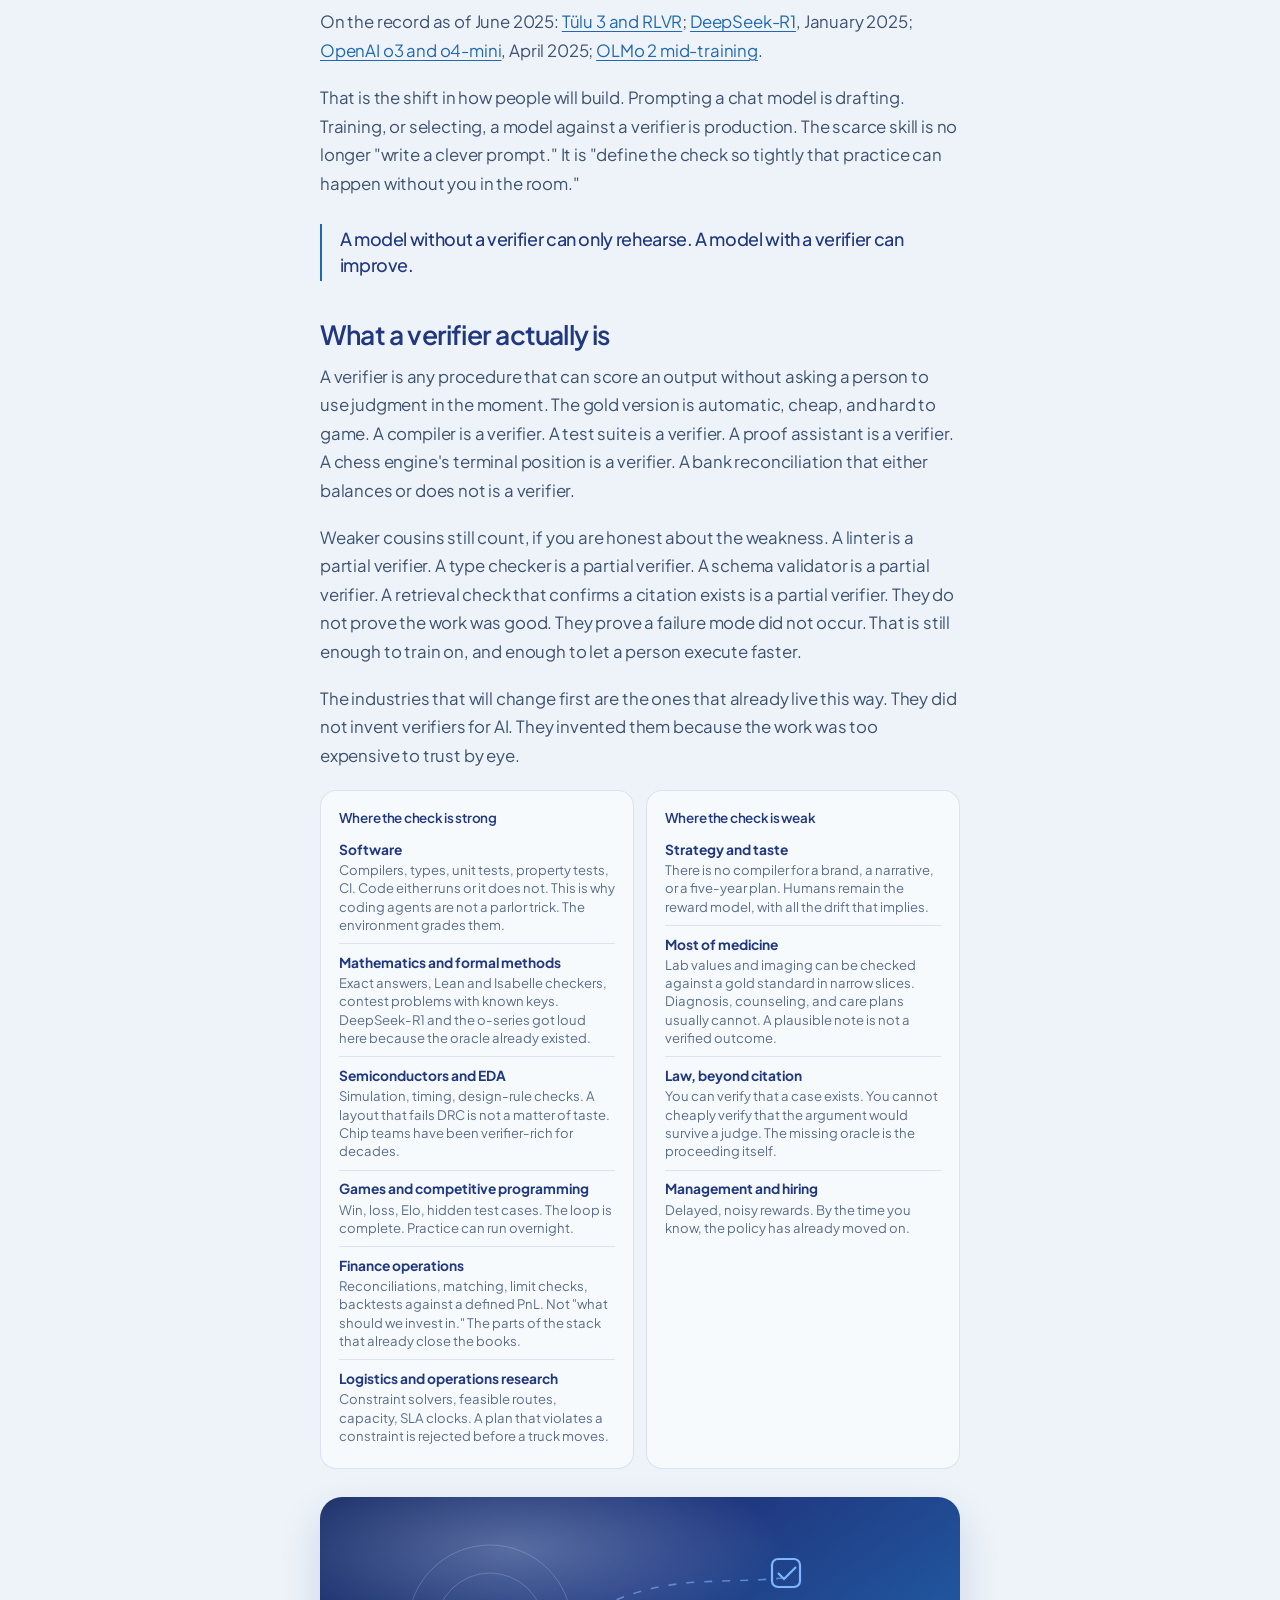
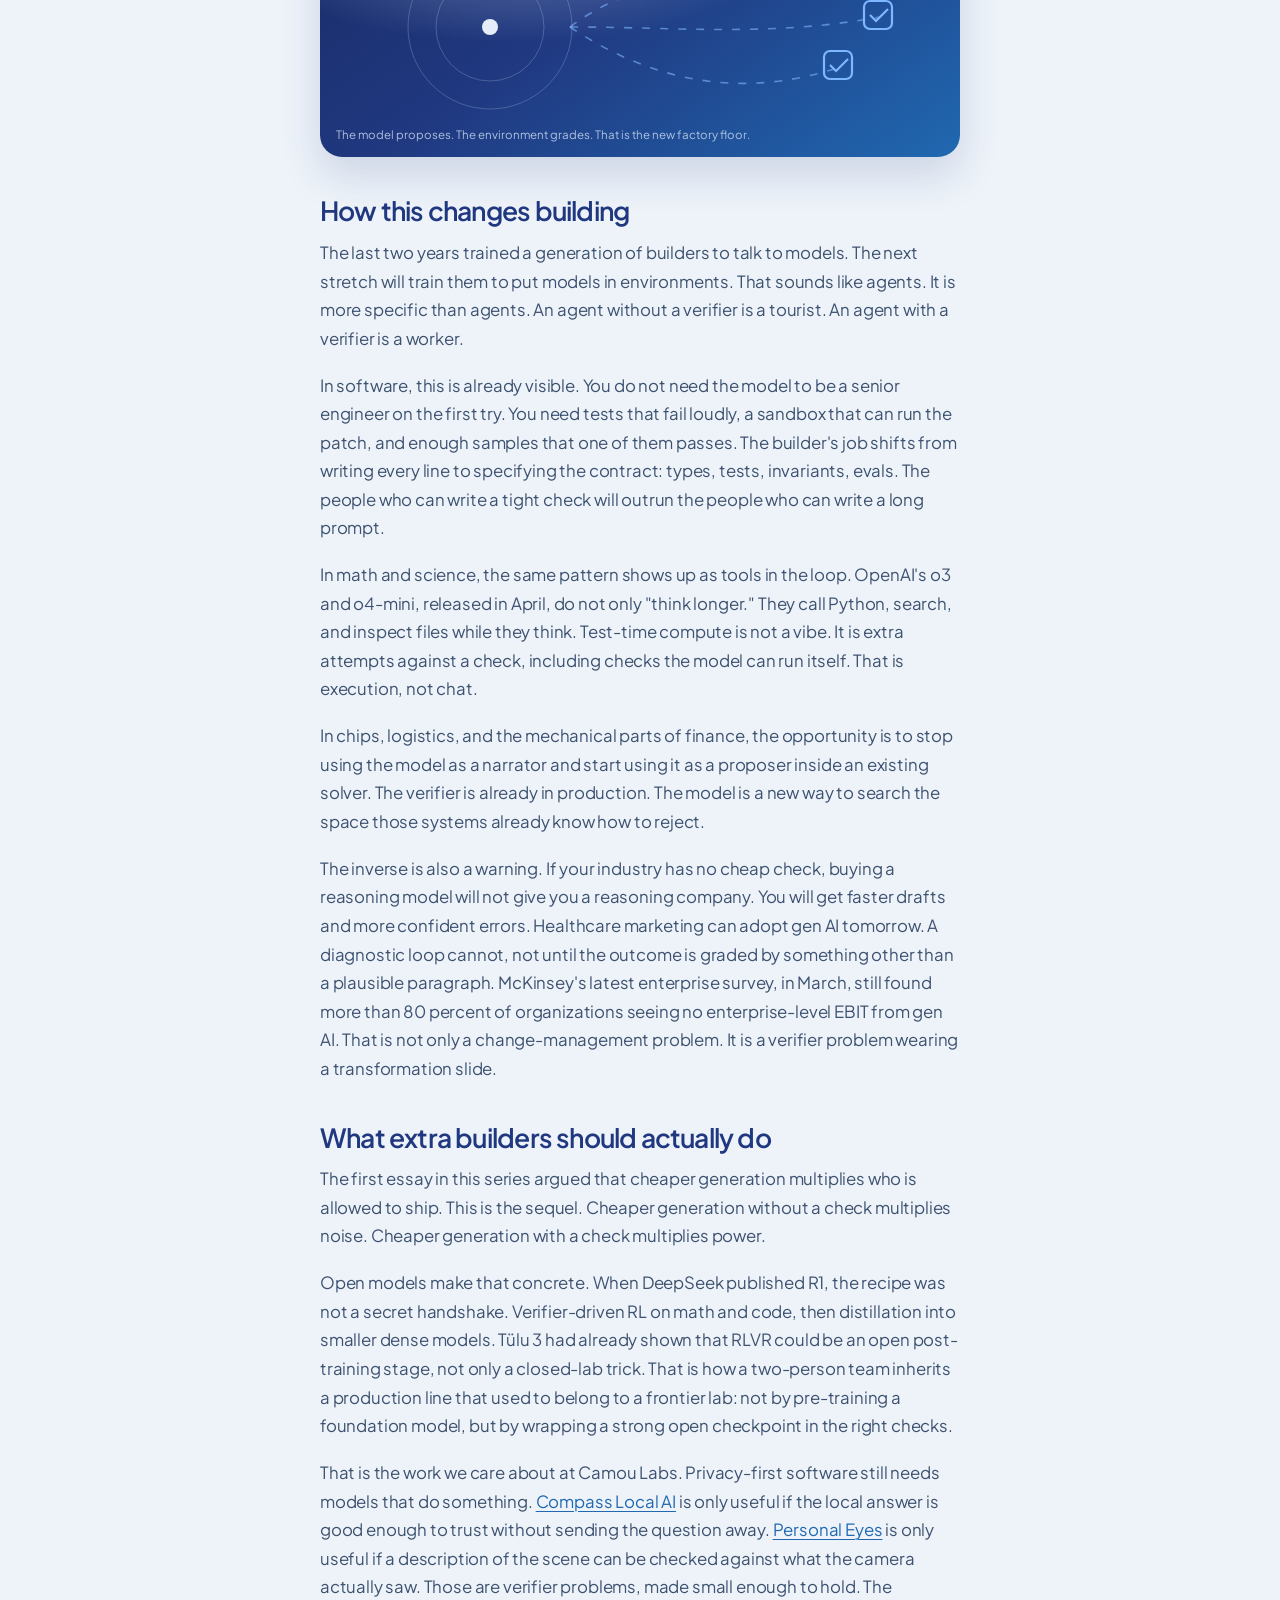
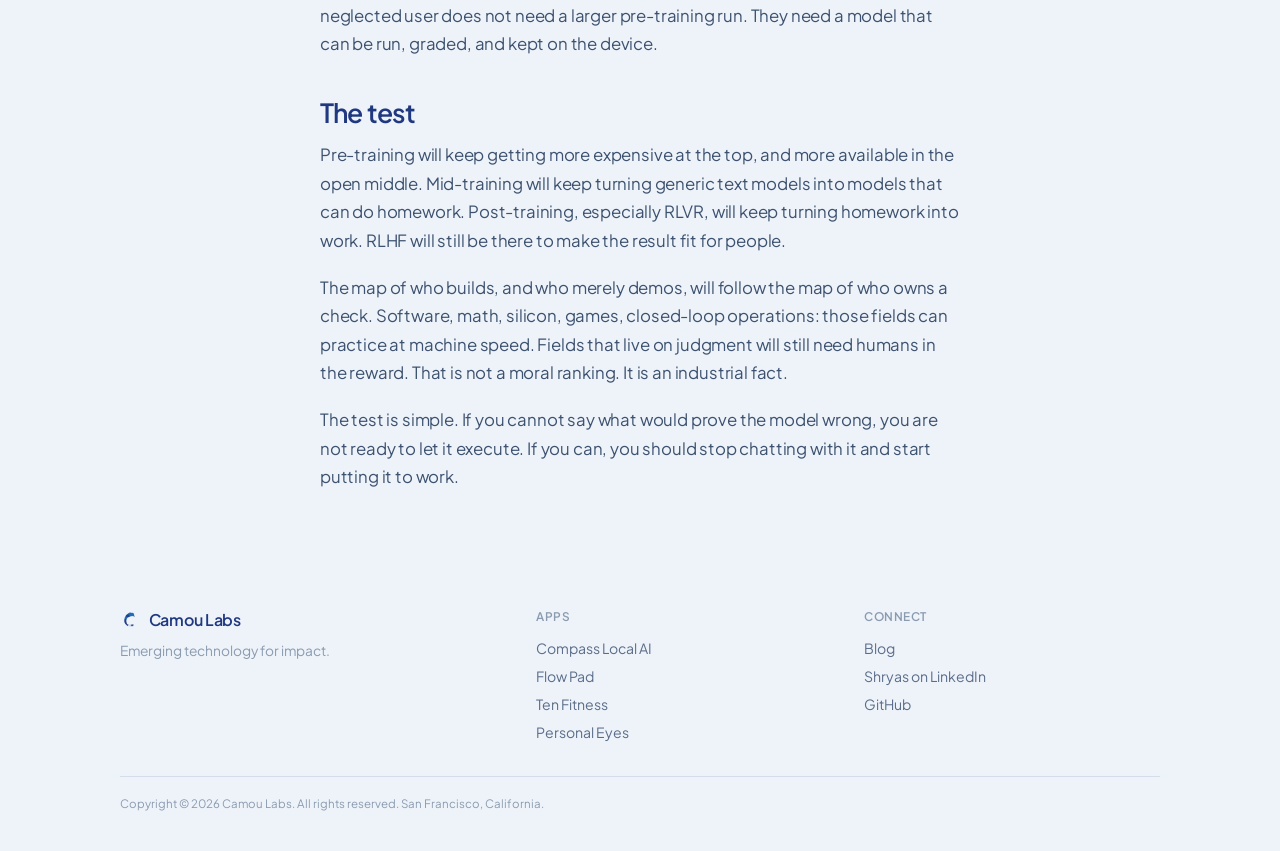
<file: blog/when-the-check-is-cheap.html>
<!DOCTYPE html>
<html lang="en">
<head>
<meta charset="UTF-8" />
<meta name="viewport" content="width=device-width, initial-scale=1.0" />
<title>When the check is cheap · Camou Labs</title>
<meta name="description" content="Pre-training taught models to speak. Post-training is teaching them to execute. The industries with real verifiers will move first. By Shryas Bhurat, June 2025." />
<meta name="author" content="Shryas Bhurat" />
<meta property="og:title" content="When the check is cheap" />
<meta property="og:description" content="Models change how people build when a result can be verified. RLHF made them agreeable. RLVR is making them correct." />
<meta property="og:image" content="https://camoulabs.github.io/blog/stages.svg" />
<link rel="icon" href="../logo.png" type="image/png" />
<link rel="preconnect" href="https://fonts.googleapis.com">
<link rel="preconnect" href="https://fonts.gstatic.com" crossorigin>
<link href="https://fonts.googleapis.com/css2?family=Plus+Jakarta+Sans:wght@400;500;600;700&display=swap" rel="stylesheet">
<link rel="stylesheet" href="blog.css" />
</head>
<body>
  <div class="scroll-progress" id="scrollProgress" aria-hidden="true"></div>
  <nav class="nav" id="nav">
    <div class="wrap nav-inner">
      <a class="brand" href="../index.html" aria-label="Camou Labs home">
        <img src="../logo.png" alt="" width="24" height="24" />
        <span>Camou Labs</span>
      </a>
      <div class="nav-actions">
        <a class="nav-btn nav-btn-secondary" href="index.html">Blog</a>
        <a class="nav-btn nav-btn-primary" href="../index.html#apps">See our work</a>
      </div>
    </div>
  </nav>

  <header class="article-hero">
    <div class="wrap">
      <p class="article-kicker">
        <a href="index.html">Blog</a>
        <span>Essay</span>
        <span>June 2025</span>
      </p>
      <h1>When the check is cheap</h1>
      <p class="article-sub">Models will change how people build and execute. Not because they sound smarter. Because some fields can tell, instantly, whether the work was right.</p>
      <div class="byline">
        <a href="https://www.linkedin.com/in/shryasbhurat" target="_blank" rel="noopener noreferrer">Shryas Bhurat</a>
        <span>June 2025 · San Francisco</span>
      </div>
    </div>
  </header>

  <figure class="hero-photo">
    <img src="stages.svg" alt="A dense training core sending work outward toward a verification check" width="1600" height="900" />
    <figcaption>Generation is getting cheap. The scarce thing is a check that does not lie.</figcaption>
  </figure>

  <article class="article">
    <p>Last year the story was that anyone could generate. This year the story is that some people can execute. The difference is not a bigger vocabulary. It is a loop that can tell a model it was wrong, then let it try again until the work holds.</p>
    <p>That loop is why software, math, chips, and games feel like they are moving at a different speed than strategy memos and brand copy. The model is not more magical in those fields. The check is cheaper.</p>
    <p>If you want to see how building changes, stop staring at the chatbot. Watch the training recipe. Pre-training, mid-training, and post-training are not lab jargon. They are the new production line for capability. Reinforcement learning is how that line starts to resemble practice instead of recitation.</p>

    <h2>Three stages, not one model</h2>
    <p>People still talk about "the model" as if it were a single event. In practice, a frontier system is a sequence. Each stage buys a different kind of competence. Confuse the stages and you will spend money in the wrong place, then wonder why the demo does not survive contact with work.</p>

    <div class="stages">
      <div class="stage">
        <em>Pre-training</em>
        <strong>Learn the world as text</strong>
        <span>Internet-scale next-token prediction. This is where language, code patterns, and broad knowledge get compressed into weights. It is expensive, slow to repeat, and surprisingly bad at being carefully right.</span>
      </div>
      <div class="stage">
        <em>Mid-training</em>
        <strong>Patch what the web missed</strong>
        <span>A shorter, higher-quality pass. Labs now anneal on textbooks, math, code, and synthetic drills. Allen AI's OLMo 2 put a name on it: a few percent of the FLOPs, a large share of the capability jump.</span>
      </div>
      <div class="stage">
        <em>Post-training</em>
        <strong>Turn knowledge into behavior</strong>
        <span>Supervised fine-tuning, preference tuning, and reinforcement learning. This is where a base model becomes something you can ship: it follows instructions, uses tools, and, if you have a verifier, gets the answer right.</span>
      </div>
    </div>

    <p>Pre-training is still the factory. It teaches a model to continue. That is not the same as teaching it to finish a job. A pre-trained model can write a plausible proof, a plausible function, a plausible legal memo. Plausible is a dangerous word. It is the sound of work that has not been checked.</p>
    <p>Mid-training is the newer middle. After the long crawl over the public web, labs spend a smaller slice of compute on denser data: proofs, textbooks, high-quality code, synthetic problems designed to close a gap. OLMo 2 is useful because it is honest about the split. Most of the FLOPs still go to pre-training. A short second stage, with better data, can move math and reasoning far more than another pass over noisier internet text. Microsoft's Phi work and OpenAI's public comments pointed at the same idea in 2024. By early 2025 it had a name people could use in a meeting.</p>
    <p>Post-training is where products actually appear. Instruction data teaches format. Preference data teaches taste. Reinforcement learning teaches search. If you only do the first two, you get a helpful intern. If you can run the third against a real check, you start to get a junior who can close a ticket.</p>

    <h2>From agreeable to correct</h2>
    <p>Reinforcement learning is old. What changed is the reward. For a few years the default reward was a person, or a model trained to imitate a person. That is RLHF: reinforcement learning from human feedback. It is how models learned not to be rude, not to ramble, not to refuse the wrong things. It is also how they learned to sound sure.</p>
    <p>RLHF is alignment with a taste. That is valuable. It is a poor substitute for truth. Humans get tired. They prefer fluency. They cannot score a thousand math completions an hour without drifting. A reward model trained on those preferences will optimize for the vibe of a good answer. Vibe does not compile.</p>

    <div class="rl-stack">
      <div class="rl-row">
        <strong>RLHF</strong>
        <span>Humans rank answers. A reward model learns those ranks. The policy is pushed toward what people like. Best for tone, safety refusals, and "would I send this email." Weak wherever liking and correctness come apart.</span>
      </div>
      <div class="rl-row">
        <strong>RLVR</strong>
        <span>A program checks the work. Unit tests. Exact numeric answers. Proof checkers. Compilers. The policy is pushed toward what passes. Best where a result can be graded without a debate. Weak where the world has no oracle.</span>
      </div>
      <div class="rl-row">
        <strong>Why both still matter</strong>
        <span>DeepSeek-R1, released in January, showed how far verifier-driven RL can take math and code. OpenAI's o-series, including o3 this spring, made the same bet at a larger scale: more RL, more test-time thinking, more tools in the loop. Labs still finish with preference tuning so the model is usable, not only correct on a benchmark.</span>
      </div>
    </div>

    <p>The Allen Institute's Tülu 3 paper, in late 2024, gave the method a clean name: reinforcement learning with verifiable rewards. The idea is older than the acronym. If a task has a success signal you can compute, you do not need a human to grade every try. You sample. You check. You reinforce the traces that passed. The reasoning you see in the output is not always taught directly. It often appears because step-by-step work is what got the reward.</p>
    <p class="chart-note" style="margin-top:1.1rem">On the record as of June 2025: <a href="https://allenai.org/blog/tulu-3" target="_blank" rel="noopener noreferrer">Tülu 3 and RLVR</a>; <a href="https://github.com/deepseek-ai/DeepSeek-R1" target="_blank" rel="noopener noreferrer">DeepSeek-R1</a>, January 2025; <a href="https://openai.com/index/introducing-o3-and-o4-mini/" target="_blank" rel="noopener noreferrer">OpenAI o3 and o4-mini</a>, April 2025; <a href="https://allenai.org/blog/olmo2" target="_blank" rel="noopener noreferrer">OLMo 2 mid-training</a>.</p>
    <p>That is the shift in how people will build. Prompting a chat model is drafting. Training, or selecting, a model against a verifier is production. The scarce skill is no longer "write a clever prompt." It is "define the check so tightly that practice can happen without you in the room."</p>
    <blockquote>A model without a verifier can only rehearse. A model with a verifier can improve.</blockquote>

    <h2>What a verifier actually is</h2>
    <p>A verifier is any procedure that can score an output without asking a person to use judgment in the moment. The gold version is automatic, cheap, and hard to game. A compiler is a verifier. A test suite is a verifier. A proof assistant is a verifier. A chess engine's terminal position is a verifier. A bank reconciliation that either balances or does not is a verifier.</p>
    <p>Weaker cousins still count, if you are honest about the weakness. A linter is a partial verifier. A type checker is a partial verifier. A schema validator is a partial verifier. A retrieval check that confirms a citation exists is a partial verifier. They do not prove the work was good. They prove a failure mode did not occur. That is still enough to train on, and enough to let a person execute faster.</p>
    <p>The industries that will change first are the ones that already live this way. They did not invent verifiers for AI. They invented them because the work was too expensive to trust by eye.</p>

    <div class="verifier-split">
      <div class="verifier-col">
        <h3>Where the check is strong</h3>
        <ul>
          <li>
            <b>Software</b>
            Compilers, types, unit tests, property tests, CI. Code either runs or it does not. This is why coding agents are not a parlor trick. The environment grades them.
          </li>
          <li>
            <b>Mathematics and formal methods</b>
            Exact answers, Lean and Isabelle checkers, contest problems with known keys. DeepSeek-R1 and the o-series got loud here because the oracle already existed.
          </li>
          <li>
            <b>Semiconductors and EDA</b>
            Simulation, timing, design-rule checks. A layout that fails DRC is not a matter of taste. Chip teams have been verifier-rich for decades.
          </li>
          <li>
            <b>Games and competitive programming</b>
            Win, loss, Elo, hidden test cases. The loop is complete. Practice can run overnight.
          </li>
          <li>
            <b>Finance operations</b>
            Reconciliations, matching, limit checks, backtests against a defined PnL. Not "what should we invest in." The parts of the stack that already close the books.
          </li>
          <li>
            <b>Logistics and operations research</b>
            Constraint solvers, feasible routes, capacity, SLA clocks. A plan that violates a constraint is rejected before a truck moves.
          </li>
        </ul>
      </div>
      <div class="verifier-col">
        <h3>Where the check is weak</h3>
        <ul>
          <li>
            <b>Strategy and taste</b>
            There is no compiler for a brand, a narrative, or a five-year plan. Humans remain the reward model, with all the drift that implies.
          </li>
          <li>
            <b>Most of medicine</b>
            Lab values and imaging can be checked against a gold standard in narrow slices. Diagnosis, counseling, and care plans usually cannot. A plausible note is not a verified outcome.
          </li>
          <li>
            <b>Law, beyond citation</b>
            You can verify that a case exists. You cannot cheaply verify that the argument would survive a judge. The missing oracle is the proceeding itself.
          </li>
          <li>
            <b>Management and hiring</b>
            Delayed, noisy rewards. By the time you know, the policy has already moved on.
          </li>
        </ul>
      </div>
    </div>

    <figure class="infographic reveal" aria-hidden="true">
      <svg viewBox="0 0 640 260" xmlns="http://www.w3.org/2000/svg" preserveAspectRatio="xMidYMid slice">
        <g class="spin-slow" fill="none" stroke="#c8d8f0" stroke-opacity=".25" stroke-width="1">
          <circle cx="170" cy="130" r="82"/>
          <circle cx="170" cy="130" r="54"/>
        </g>
        <g class="signal" fill="none" stroke="#7eb6ff" stroke-opacity=".6" stroke-width="1.6">
          <path d="M250 130 C330 70, 400 90, 470 80"/>
          <path d="M250 130 C340 190, 430 200, 520 170"/>
          <path d="M250 130 C360 130, 450 140, 560 120"/>
        </g>
        <circle class="node" cx="170" cy="130" r="8" fill="#e4edf8"/>
        <g fill="none" stroke="#7eb6ff" stroke-width="2.2">
          <rect x="452" y="62" width="28" height="28" rx="6"/>
          <path d="M458 76 l6 6 12-12"/>
          <rect x="504" y="154" width="28" height="28" rx="6"/>
          <path d="M510 168 l6 6 12-12"/>
          <rect x="544" y="104" width="28" height="28" rx="6"/>
          <path d="M550 118 l6 6 12-12"/>
        </g>
      </svg>
      <figcaption>The model proposes. The environment grades. That is the new factory floor.</figcaption>
    </figure>

    <h2>How this changes building</h2>
    <p>The last two years trained a generation of builders to talk to models. The next stretch will train them to put models in environments. That sounds like agents. It is more specific than agents. An agent without a verifier is a tourist. An agent with a verifier is a worker.</p>
    <p>In software, this is already visible. You do not need the model to be a senior engineer on the first try. You need tests that fail loudly, a sandbox that can run the patch, and enough samples that one of them passes. The builder's job shifts from writing every line to specifying the contract: types, tests, invariants, evals. The people who can write a tight check will outrun the people who can write a long prompt.</p>
    <p>In math and science, the same pattern shows up as tools in the loop. OpenAI's o3 and o4-mini, released in April, do not only "think longer." They call Python, search, and inspect files while they think. Test-time compute is not a vibe. It is extra attempts against a check, including checks the model can run itself. That is execution, not chat.</p>
    <p>In chips, logistics, and the mechanical parts of finance, the opportunity is to stop using the model as a narrator and start using it as a proposer inside an existing solver. The verifier is already in production. The model is a new way to search the space those systems already know how to reject.</p>
    <p>The inverse is also a warning. If your industry has no cheap check, buying a reasoning model will not give you a reasoning company. You will get faster drafts and more confident errors. Healthcare marketing can adopt gen AI tomorrow. A diagnostic loop cannot, not until the outcome is graded by something other than a plausible paragraph. McKinsey's latest enterprise survey, in March, still found more than 80 percent of organizations seeing no enterprise-level EBIT from gen AI. That is not only a change-management problem. It is a verifier problem wearing a transformation slide.</p>

    <h2>What extra builders should actually do</h2>
    <p>The first essay in this series argued that cheaper generation multiplies who is allowed to ship. This is the sequel. Cheaper generation without a check multiplies noise. Cheaper generation with a check multiplies power.</p>
    <p>Open models make that concrete. When DeepSeek published R1, the recipe was not a secret handshake. Verifier-driven RL on math and code, then distillation into smaller dense models. Tülu 3 had already shown that RLVR could be an open post-training stage, not only a closed-lab trick. That is how a two-person team inherits a production line that used to belong to a frontier lab: not by pre-training a foundation model, but by wrapping a strong open checkpoint in the right checks.</p>
    <p>That is the work we care about at Camou Labs. Privacy-first software still needs models that do something. <a href="https://apps.apple.com/us/app/compass-local-ai/id6760742955">Compass Local AI</a> is only useful if the local answer is good enough to trust without sending the question away. <a href="https://apps.apple.com/us/app/personal-eyes/id6790285585">Personal Eyes</a> is only useful if a description of the scene can be checked against what the camera actually saw. Those are verifier problems, made small enough to hold. The neglected user does not need a larger pre-training run. They need a model that can be run, graded, and kept on the device.</p>

    <h2>The test</h2>
    <p>Pre-training will keep getting more expensive at the top, and more available in the open middle. Mid-training will keep turning generic text models into models that can do homework. Post-training, especially RLVR, will keep turning homework into work. RLHF will still be there to make the result fit for people.</p>
    <p>The map of who builds, and who merely demos, will follow the map of who owns a check. Software, math, silicon, games, closed-loop operations: those fields can practice at machine speed. Fields that live on judgment will still need humans in the reward. That is not a moral ranking. It is an industrial fact.</p>
    <p>The test is simple. If you cannot say what would prove the model wrong, you are not ready to let it execute. If you can, you should stop chatting with it and start putting it to work.</p>
  </article>

  <footer class="footer">
    <div class="wrap">
      <div class="footer-grid">
        <div>
          <a class="brand" href="../index.html">
            <img src="../logo.png" alt="" width="20" height="20" />
            <span>Camou Labs</span>
          </a>
          <p class="footer-blurb">Emerging technology for impact.</p>
        </div>
        <div class="footer-col">
          <h4>Apps</h4>
          <a href="../index.html#compass">Compass Local AI</a>
          <a href="../index.html#flowpad">Flow Pad</a>
          <a href="../index.html#ten">Ten Fitness</a>
          <a href="../index.html#personaleyes">Personal Eyes</a>
        </div>
        <div class="footer-col">
          <h4>Connect</h4>
          <a href="index.html">Blog</a>
          <a href="https://www.linkedin.com/in/shryasbhurat" target="_blank" rel="noopener noreferrer">Shryas on LinkedIn</a>
          <a href="https://github.com/CamouLabs" target="_blank" rel="noopener noreferrer">GitHub</a>
        </div>
      </div>
      <p class="copyright">Copyright © 2026 Camou Labs. All rights reserved. San Francisco, California.</p>
    </div>
  </footer>

  <script>
    const nav = document.getElementById('nav');
    const progress = document.getElementById('scrollProgress');
    const updateChrome = () => {
      const max = document.documentElement.scrollHeight - window.innerHeight;
      progress.style.width = ((max > 0 ? window.scrollY / max : 0) * 100).toFixed(2) + '%';
      nav.classList.toggle('scrolled', window.scrollY > 8);
    };
    updateChrome();
    window.addEventListener('scroll', updateChrome, { passive: true });

    const reduce = window.matchMedia('(prefers-reduced-motion: reduce)').matches;
    const items = document.querySelectorAll('.reveal');
    if (reduce || !('IntersectionObserver' in window)) {
      items.forEach(el => el.classList.add('in'));
    } else {
      const io = new IntersectionObserver((entries) => {
        entries.forEach(e => { if (e.isIntersecting) { e.target.classList.add('in'); io.unobserve(e.target); } });
      }, { threshold: 0.2 });
      items.forEach(el => io.observe(el));
    }
  </script>
</body>
</html>
</file>
<file: blog/blog.css>
:root {
  --navy: #203880;
  --navy-deep: #182c66;
  --blue: #2068b0;
  --blue-soft: #2f7bc4;
  --ice: #c8d8f0;
  --ice-soft: #e4edf8;
  --bg: #eef3f9;
  --bg-white: #f7fafd;
  --ink: #203880;
  --muted: #5a6d8a;
  --faint: #8a9bb0;
  --line: rgba(32, 56, 128, 0.12);
  --accent: #2068b0;
  --accent-soft: #2f7bc4;
  --on-accent: #f7fafd;
  --max: 1040px;
  --prose: 40rem;
}

* { margin: 0; padding: 0; box-sizing: border-box; }
html { scroll-behavior: smooth; }
body {
  background: var(--bg);
  color: var(--ink);
  font-family: "Plus Jakarta Sans", "Helvetica Neue", Helvetica, Arial, sans-serif;
  -webkit-font-smoothing: antialiased;
  text-rendering: optimizeLegibility;
  line-height: 1.5;
  overflow-x: clip;
}
a { color: inherit; text-decoration: none; }
img { display: block; max-width: 100%; }
.wrap {
  width: min(100% - 2.4rem, var(--max));
  margin-inline: auto;
}
@media (min-width: 800px) {
  .wrap { width: min(100% - 4.5rem, var(--max)); }
}

.scroll-progress {
  position: fixed;
  top: 0;
  left: 0;
  height: 2px;
  width: 0;
  z-index: 60;
  background: linear-gradient(90deg, var(--navy), var(--blue));
  pointer-events: none;
}

.nav {
  position: sticky;
  top: 0;
  z-index: 40;
  background: rgba(238, 243, 249, 0.8);
  backdrop-filter: saturate(180%) blur(18px);
  -webkit-backdrop-filter: saturate(180%) blur(18px);
  border-bottom: 1px solid transparent;
  transition: border-color .25s ease;
}
.nav.scrolled { border-bottom-color: var(--line); }
.nav-inner {
  min-height: 56px;
  display: flex;
  align-items: center;
  justify-content: space-between;
  gap: 1rem;
}
.brand {
  display: inline-flex;
  align-items: center;
  gap: 0.55rem;
  font-size: 1rem;
  font-weight: 600;
  letter-spacing: -0.02em;
}
.brand img {
  width: 24px;
  height: 24px;
  border-radius: 6px;
}
.nav-actions {
  display: flex;
  align-items: center;
  gap: 0.45rem;
  flex-wrap: wrap;
  justify-content: flex-end;
}
.nav-btn {
  display: inline-flex;
  align-items: center;
  justify-content: center;
  min-height: 30px;
  padding: 0.3rem 0.7rem;
  border-radius: 980px;
  font-size: 0.72rem;
  font-weight: 500;
  letter-spacing: -0.01em;
  border: 1px solid transparent;
  transition: background .2s ease, color .2s ease, border-color .2s ease;
}
.nav-btn-secondary {
  color: var(--navy);
  background: rgba(32, 104, 176, 0.08);
  border-color: rgba(32, 104, 176, 0.18);
}
.nav-btn-secondary:hover {
  background: rgba(32, 104, 176, 0.14);
  border-color: rgba(32, 104, 176, 0.28);
}
.nav-btn-primary {
  color: var(--on-accent);
  background: var(--accent);
}
.nav-btn-primary:hover { background: var(--accent-soft); }

.page-hero {
  position: relative;
  overflow: hidden;
  padding: max(4.5rem, calc(56px + 2rem)) 0 3rem;
}
.page-hero::before {
  content: "";
  position: absolute;
  inset: 0;
  background:
    radial-gradient(ellipse 75% 50% at 50% 0%, rgba(32, 104, 176, 0.16) 0%, transparent 58%),
    linear-gradient(180deg, #f7fafd 0%, #eef3f9 100%);
  pointer-events: none;
}
.page-hero-inner { position: relative; z-index: 1; }
.eyebrow {
  font-size: 0.78rem;
  font-weight: 600;
  color: var(--accent);
  letter-spacing: 0.02em;
  text-transform: uppercase;
  margin-bottom: 0.7rem;
}
.page-hero h1 {
  max-width: 16ch;
  font-size: clamp(2rem, 4.6vw, 3.4rem);
  font-weight: 600;
  letter-spacing: -0.04em;
  line-height: 1.08;
  text-wrap: balance;
}
.page-hero .lede {
  margin-top: 0.9rem;
  max-width: 36rem;
  color: var(--muted);
  font-size: clamp(1.02rem, 1.5vw, 1.14rem);
  letter-spacing: -0.01em;
}

.essay-list {
  padding: 0 0 4.5rem;
}
.essay-list .wrap {
  display: grid;
  gap: 1.15rem;
}
.essay-card {
  display: grid;
  gap: 1.25rem;
  padding: 1.35rem;
  border: 1px solid var(--line);
  border-radius: 22px;
  background: var(--bg-white);
  transition: border-color .2s ease, box-shadow .2s ease, transform .2s ease;
}
a.essay-card:hover {
  border-color: rgba(32, 104, 176, 0.28);
  box-shadow: 0 14px 34px rgba(32, 56, 128, 0.08);
  transform: translateY(-2px);
}
@media (min-width: 760px) {
  .essay-card {
    grid-template-columns: 1.05fr 1.2fr;
    align-items: center;
    padding: 1.1rem 1.35rem 1.1rem 1.1rem;
    gap: 1.75rem;
  }
}
.essay-card img {
  width: 100%;
  height: 180px;
  object-fit: cover;
  border-radius: 16px;
  background: #182c66;
}
@media (min-width: 760px) {
  .essay-card img { height: 210px; }
}
.essay-card .meta {
  font-size: 0.78rem;
  color: var(--faint);
  margin-bottom: 0.45rem;
}
.essay-card h2 {
  font-size: clamp(1.35rem, 2.4vw, 1.7rem);
  font-weight: 600;
  letter-spacing: -0.03em;
  line-height: 1.2;
  margin-bottom: 0.5rem;
}
.essay-card p {
  color: var(--muted);
  font-size: 0.95rem;
  line-height: 1.5;
}
.essay-card .read {
  display: inline-block;
  margin-top: 0.85rem;
  font-size: 0.84rem;
  font-weight: 500;
  color: var(--accent);
}

.article-hero {
  padding: max(4.25rem, calc(56px + 1.6rem)) 0 1.5rem;
}
.article-kicker {
  display: flex;
  flex-wrap: wrap;
  gap: 0.4rem 0.9rem;
  font-size: 0.78rem;
  color: var(--faint);
  margin-bottom: 0.9rem;
}
.article-kicker a { color: var(--accent); font-weight: 500; }
.article-hero h1 {
  max-width: 18ch;
  font-size: clamp(2.05rem, 5vw, 3.35rem);
  font-weight: 600;
  letter-spacing: -0.042em;
  line-height: 1.08;
  text-wrap: balance;
}
.article-sub {
  margin-top: 1rem;
  max-width: 38rem;
  color: var(--muted);
  font-size: clamp(1.05rem, 1.6vw, 1.22rem);
  letter-spacing: -0.015em;
  line-height: 1.45;
  text-wrap: pretty;
}
.byline {
  display: flex;
  flex-wrap: wrap;
  align-items: center;
  gap: 0.7rem 1.1rem;
  margin-top: 1.35rem;
  padding-top: 1.1rem;
  border-top: 1px solid var(--line);
}
.byline a {
  color: var(--accent);
  font-weight: 500;
}
.byline span { color: var(--faint); font-size: 0.86rem; }

.hero-photo {
  margin: 1.75rem auto 0;
  width: min(100% - 2.4rem, 920px);
  border-radius: 24px;
  overflow: hidden;
  box-shadow: 0 22px 50px rgba(32, 56, 128, 0.14);
}
.hero-photo img {
  width: 100%;
  height: clamp(200px, 38vw, 380px);
  object-fit: cover;
  filter: saturate(0.85) contrast(1.05);
}
.hero-photo figcaption {
  padding: 0.7rem 1rem 0.85rem;
  background: var(--bg-white);
  color: var(--faint);
  font-size: 0.75rem;
}

.article {
  width: min(100% - 2.4rem, var(--prose));
  margin: 2.5rem auto 0;
  padding-bottom: 4.5rem;
}
.article p {
  color: #3d5270;
  font-size: 1.05rem;
  line-height: 1.7;
  letter-spacing: -0.01em;
  margin-top: 1.15rem;
}
.article h2 {
  margin-top: 2.4rem;
  font-size: clamp(1.35rem, 2.4vw, 1.65rem);
  font-weight: 600;
  letter-spacing: -0.03em;
  line-height: 1.2;
}
.article h2 + p { margin-top: 0.75rem; }
.article a {
  color: var(--accent);
  text-decoration: underline;
  text-underline-offset: 3px;
  text-decoration-thickness: 1px;
}
.article blockquote {
  margin: 1.6rem 0 0;
  padding: 0.15rem 0 0.15rem 1.1rem;
  border-left: 2px solid var(--blue);
  color: var(--navy);
  font-size: 1.12rem;
  font-weight: 500;
  letter-spacing: -0.02em;
  line-height: 1.45;
}

.chart {
  margin: 1.75rem 0 0.4rem;
  padding: 1.2rem 1.15rem 1.05rem;
  border: 1px solid var(--line);
  border-radius: 20px;
  background: var(--bg-white);
}
.chart h3 {
  font-size: 0.92rem;
  font-weight: 600;
  letter-spacing: -0.02em;
  margin-bottom: 1rem;
}
.chart-note {
  margin-top: 0.85rem;
  font-size: 0.72rem;
  color: var(--faint);
  line-height: 1.4;
}
.chart-note a { color: var(--accent); }

.bars { display: grid; gap: 0.7rem; }
.bar-row {
  display: grid;
  grid-template-columns: 7.2rem 1fr auto;
  gap: 0.7rem;
  align-items: center;
}
.bar-row span {
  font-size: 0.78rem;
  color: var(--muted);
}
.bar-row strong {
  font-size: 0.78rem;
  font-variant-numeric: tabular-nums;
  color: var(--navy);
}
.bar-track {
  height: 10px;
  border-radius: 980px;
  background: var(--ice-soft);
  overflow: hidden;
}
.bar-fill {
  height: 100%;
  width: 0;
  border-radius: 980px;
  background: linear-gradient(90deg, var(--navy), var(--blue));
  transition: width 1.1s cubic-bezier(.16,1,.3,1);
}
.chart.in .bar-fill { width: var(--w); }
.bar-fill.soft { background: linear-gradient(90deg, #7eb6ff, var(--blue)); }

.split-stats {
  display: grid;
  gap: 0.75rem;
  margin-top: 0.2rem;
}
@media (min-width: 640px) {
  .split-stats { grid-template-columns: 1fr 1fr; }
}
.stat {
  padding: 1rem 1.05rem;
  border-radius: 16px;
  background: linear-gradient(180deg, #f7fafd 0%, #eef3f9 100%);
  border: 1px solid var(--line);
}
.stat b {
  display: block;
  font-size: clamp(1.6rem, 3vw, 2.1rem);
  letter-spacing: -0.04em;
  line-height: 1;
  margin-bottom: 0.4rem;
}
.stat span {
  display: block;
  font-size: 0.8rem;
  color: var(--muted);
  line-height: 1.4;
}

.infographic {
  position: relative;
  margin: 1.75rem 0 0.25rem;
  min-height: 240px;
  border-radius: 22px;
  overflow: hidden;
  background:
    radial-gradient(ellipse 70% 60% at 30% 20%, rgba(200, 216, 240, 0.35) 0%, transparent 60%),
    linear-gradient(145deg, #182c66 0%, #203880 42%, #2068b0 100%);
  box-shadow: 0 18px 40px rgba(32, 56, 128, 0.16);
}
.infographic svg {
  display: block;
  width: 100%;
  height: 260px;
}
.infographic figcaption {
  position: absolute;
  left: 1rem;
  bottom: 0.85rem;
  color: #c8d8f0;
  font-size: 0.72rem;
  opacity: 0.85;
}

.stages {
  display: grid;
  gap: 0.7rem;
  margin-top: 1.25rem;
}
@media (min-width: 700px) {
  .stages { grid-template-columns: repeat(3, 1fr); }
}
.stage {
  padding: 1rem 1.05rem;
  border-radius: 16px;
  background: var(--bg-white);
  border: 1px solid var(--line);
}
.stage em {
  display: block;
  font-style: normal;
  font-size: 0.7rem;
  font-weight: 600;
  letter-spacing: 0.05em;
  text-transform: uppercase;
  color: var(--accent);
  margin-bottom: 0.4rem;
}
.stage strong {
  display: block;
  font-size: 0.95rem;
  letter-spacing: -0.02em;
  margin-bottom: 0.4rem;
}
.stage span {
  display: block;
  color: var(--muted);
  font-size: 0.8rem;
  line-height: 1.45;
}

.rl-stack {
  display: grid;
  gap: 0.65rem;
  margin-top: 1.25rem;
}
.rl-row {
  padding: 0.95rem 1.05rem;
  border-radius: 16px;
  background: var(--bg-white);
  border: 1px solid var(--line);
}
.rl-row strong {
  display: block;
  font-size: 0.92rem;
  letter-spacing: -0.02em;
  margin-bottom: 0.28rem;
}
.rl-row span {
  display: block;
  color: var(--muted);
  font-size: 0.82rem;
  line-height: 1.45;
}

.verifier-split {
  display: grid;
  gap: 0.75rem;
  margin-top: 1.25rem;
}
@media (min-width: 640px) {
  .verifier-split { grid-template-columns: 1fr 1fr; }
}
.verifier-col {
  padding: 1.05rem 1.1rem 0.85rem;
  border-radius: 16px;
  background: var(--bg-white);
  border: 1px solid var(--line);
}
.verifier-col h3 {
  font-size: 0.84rem;
  font-weight: 600;
  letter-spacing: -0.02em;
  margin-bottom: 0.7rem;
}
.verifier-col ul { list-style: none; }
.verifier-col li {
  font-size: 0.82rem;
  color: var(--muted);
  line-height: 1.4;
  padding: 0.55rem 0;
  border-top: 1px solid var(--line);
}
.verifier-col li:first-of-type { border-top: 0; padding-top: 0; }
.verifier-col li b {
  display: block;
  color: var(--navy);
  font-size: 0.86rem;
  margin-bottom: 0.12rem;
}

.app-callouts {
  display: grid;
  gap: 0.7rem;
  margin-top: 1.25rem;
}
@media (min-width: 640px) {
  .app-callouts { grid-template-columns: 1fr 1fr; }
}
.app-call {
  display: grid;
  grid-template-columns: 44px 1fr;
  gap: 0.8rem;
  padding: 0.95rem;
  border: 1px solid var(--line);
  border-radius: 16px;
  background: var(--bg-white);
  transition: border-color .2s ease, transform .2s ease;
}
a.app-call:hover {
  border-color: rgba(32, 104, 176, 0.28);
  transform: translateY(-1px);
}
.app-call img {
  width: 44px;
  height: 44px;
  border-radius: 11px;
  box-shadow: 0 6px 14px rgba(32, 56, 128, 0.12);
}
.app-call strong {
  display: block;
  font-size: 0.92rem;
  letter-spacing: -0.02em;
  margin-bottom: 0.15rem;
}
.app-call span {
  display: block;
  color: var(--muted);
  font-size: 0.82rem;
  line-height: 1.4;
}

.photo-break {
  margin: 2rem calc(50% - 50vw) 0.4rem;
  width: 100vw;
}
.photo-break img {
  width: min(100% - 2.4rem, 920px);
  margin-inline: auto;
  height: clamp(180px, 32vw, 320px);
  object-fit: cover;
  border-radius: 22px;
  filter: saturate(0.8);
}
.photo-break figcaption {
  width: min(100% - 2.4rem, var(--prose));
  margin: 0.65rem auto 0;
  color: var(--faint);
  font-size: 0.75rem;
}

.footer {
  padding: 2.75rem 0 2.4rem;
  background: var(--bg);
}
.footer-grid {
  display: grid;
  gap: 1.75rem;
}
@media (min-width: 760px) {
  .footer-grid {
    grid-template-columns: 1.3fr 1fr 1fr;
    gap: 2rem;
    align-items: start;
  }
}
.footer .brand { margin-bottom: 0.55rem; }
.footer .brand img { width: 20px; height: 20px; }
.footer-blurb {
  color: var(--faint);
  font-size: 0.86rem;
  max-width: 26ch;
  line-height: 1.45;
}
.footer-col h4 {
  font-size: 0.74rem;
  font-weight: 600;
  letter-spacing: 0.04em;
  text-transform: uppercase;
  color: var(--faint);
  margin-bottom: 0.75rem;
}
.footer-col a {
  display: block;
  color: var(--muted);
  font-size: 0.88rem;
  margin-top: 0.45rem;
  transition: color .2s ease;
}
.footer-col a:hover { color: var(--ink); }
.copyright {
  margin-top: 2rem;
  padding-top: 1.15rem;
  border-top: 1px solid var(--line);
  color: var(--faint);
  font-size: 0.72rem;
}

.reveal {
  opacity: 0;
  transform: translateY(18px);
  transition: opacity .85s cubic-bezier(.16,1,.3,1), transform .85s cubic-bezier(.16,1,.3,1);
}
.reveal.in { opacity: 1; transform: none; }

.spin-slow { transform-origin: 160px 130px; animation: spin 22s linear infinite; }
.node { animation: pulse 2.6s ease-in-out infinite; }
.node:nth-child(2) { animation-delay: .4s; }
.node:nth-child(3) { animation-delay: .8s; }
.signal {
  stroke-dasharray: 8 10;
  animation: dash 7s linear infinite;
}

@keyframes spin { to { transform: rotate(360deg); } }
@keyframes pulse {
  0%, 100% { opacity: .45; }
  50% { opacity: 1; }
}
@keyframes dash { to { stroke-dashoffset: -120; } }

a:focus-visible {
  outline: 2px solid var(--accent);
  outline-offset: 3px;
}

@media (prefers-reduced-motion: reduce) {
  html { scroll-behavior: auto; }
  .reveal { opacity: 1; transform: none; transition: none; }
  .bar-fill { transition: none; }
  .spin-slow, .node, .signal { animation: none; }
  a.essay-card:hover, a.app-call:hover { transform: none; }
}

@media (max-width: 640px) {
  .wrap, .article { width: min(100% - 1.5rem, var(--prose)); }
  .bar-row { grid-template-columns: 1fr auto; }
  .bar-row span:first-child { grid-column: 1 / -1; }
  .nav-btn { font-size: 0.7rem; padding: 0.28rem 0.6rem; }
  .hero-photo, .photo-break img { width: min(100% - 1.5rem, 920px); border-radius: 18px; }
}
</file>
